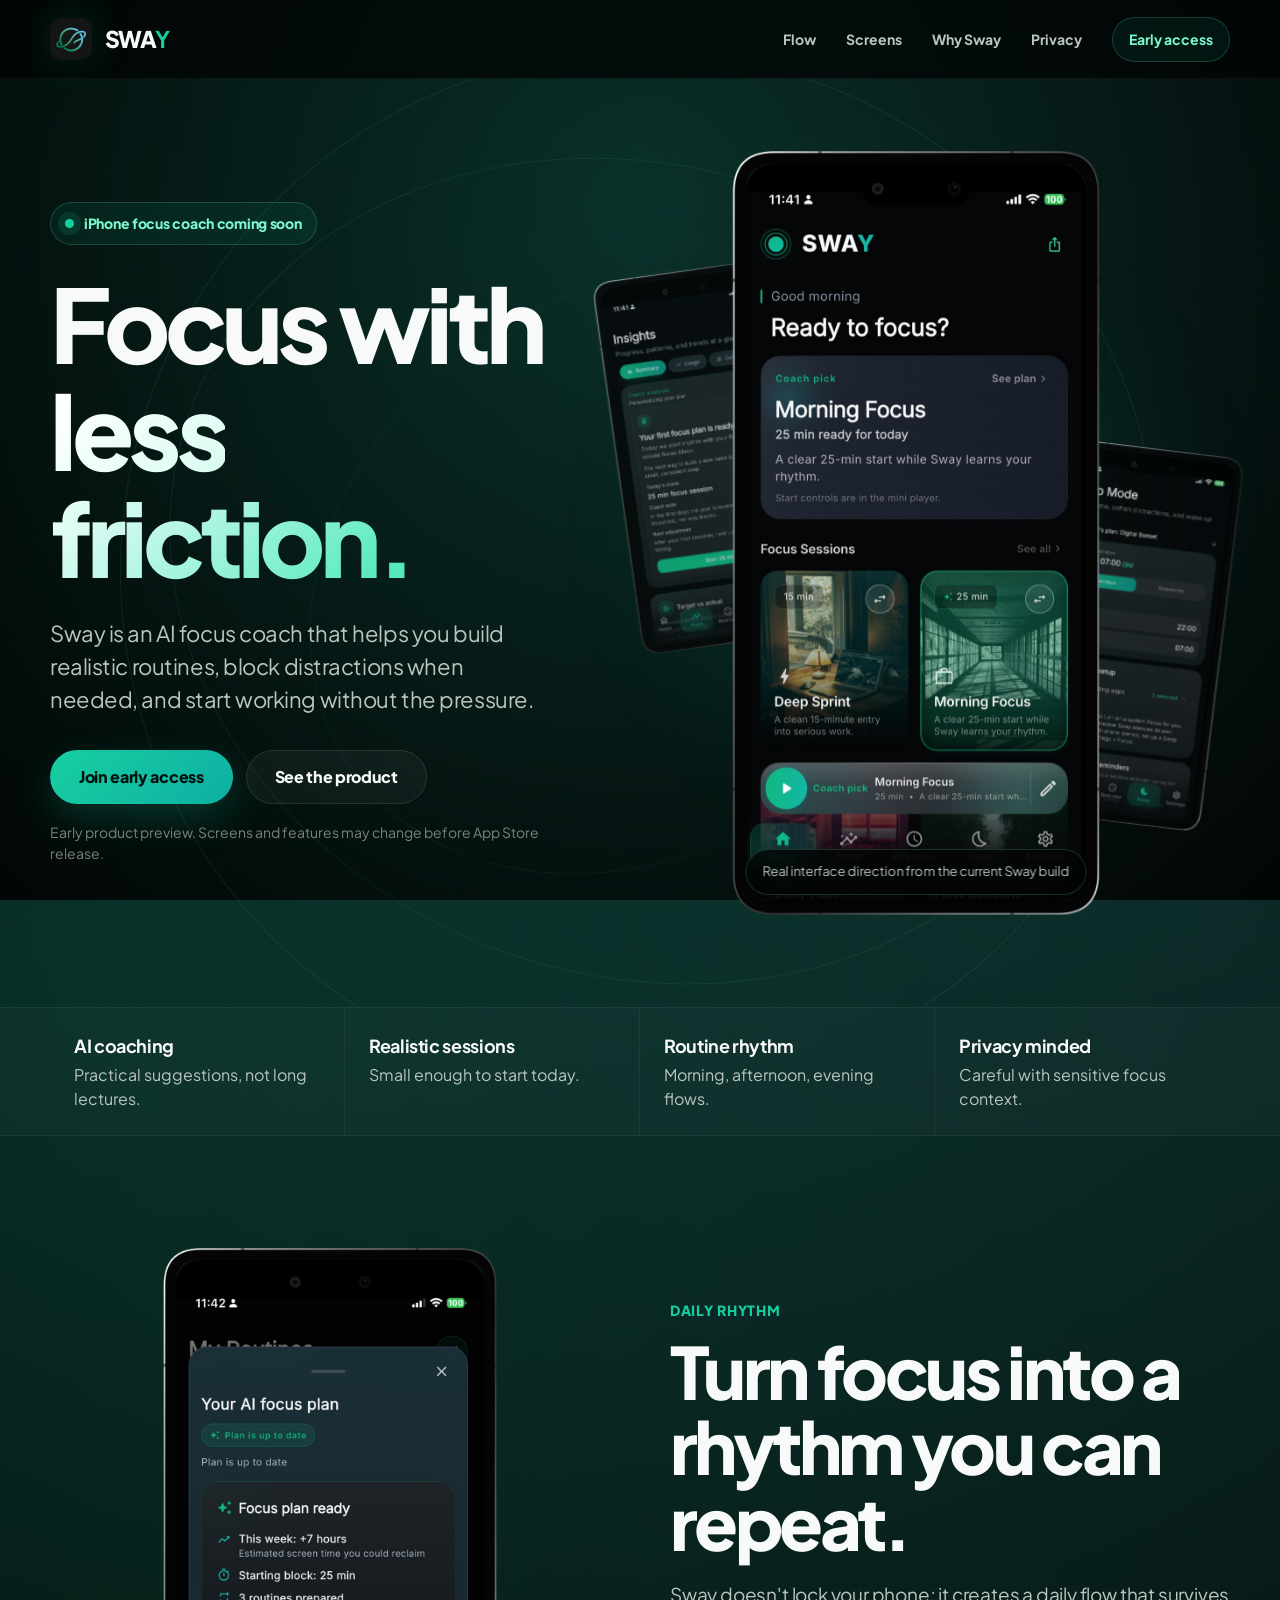
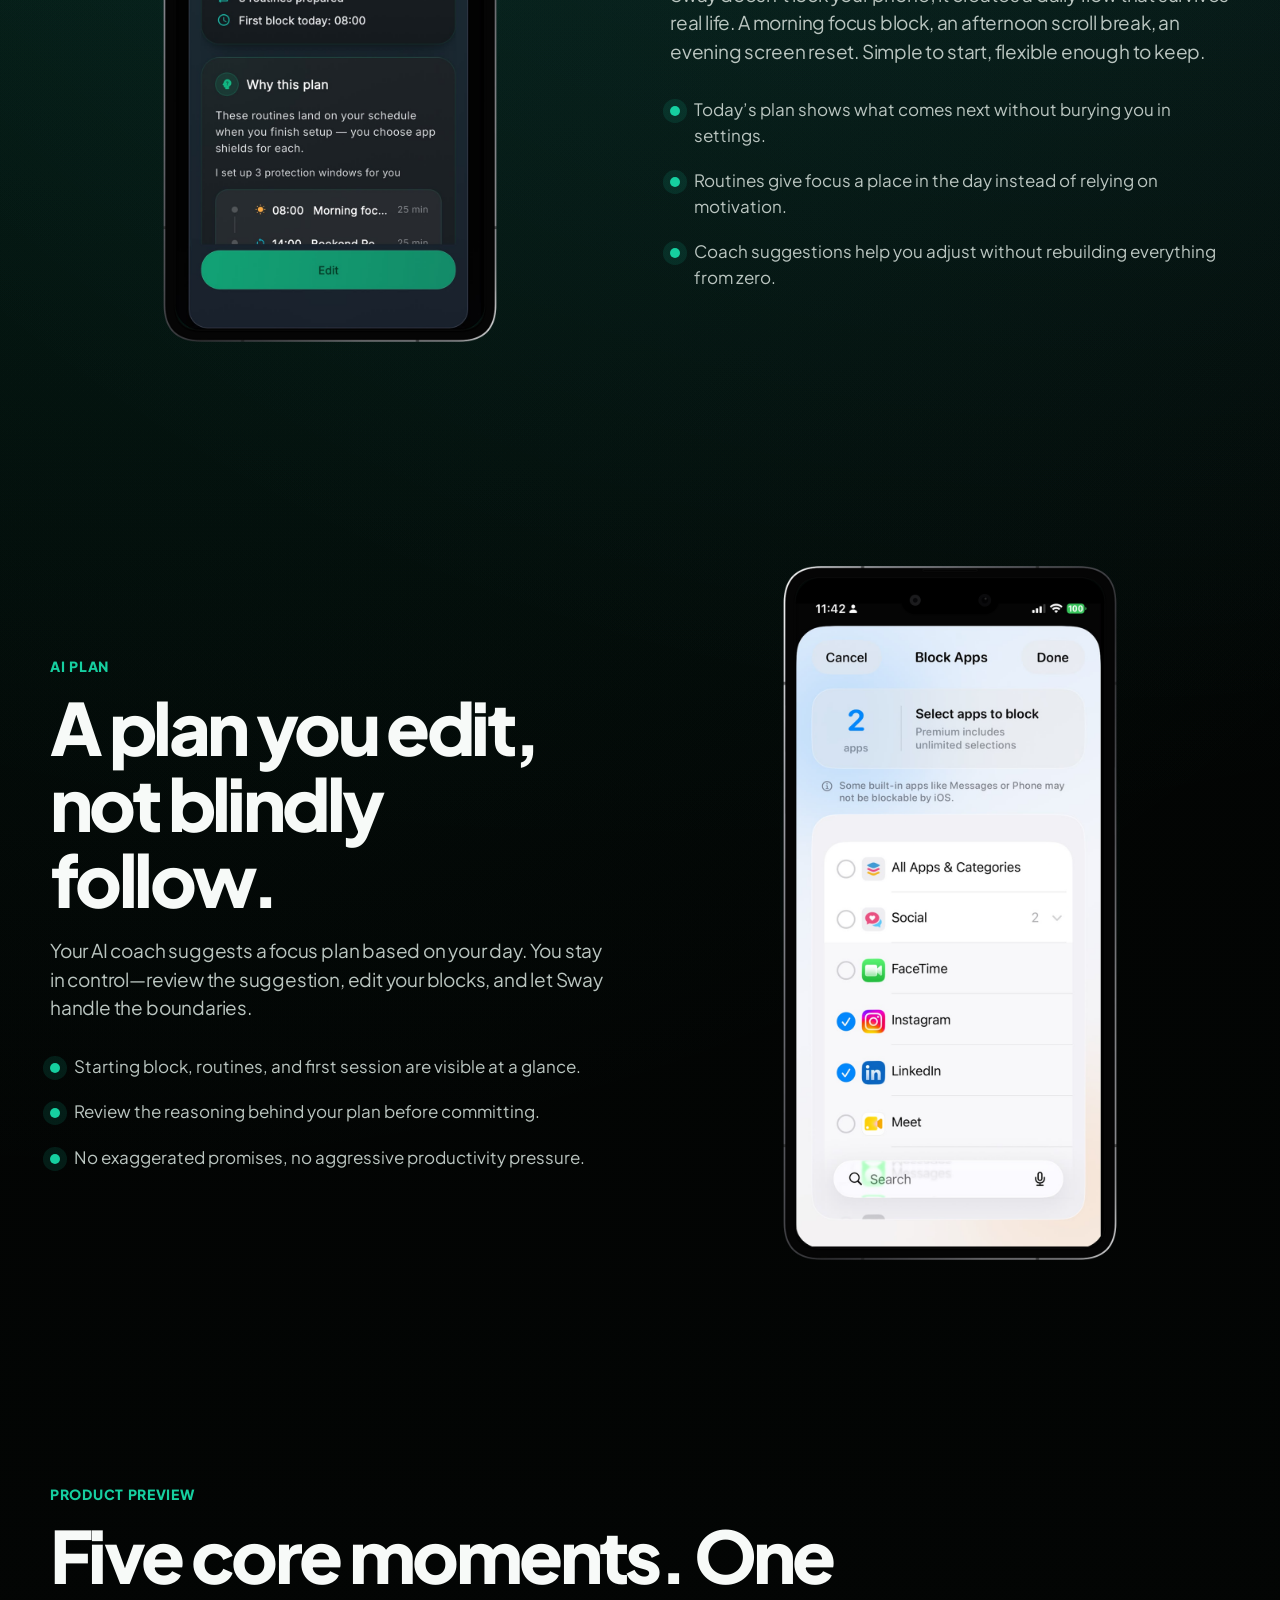
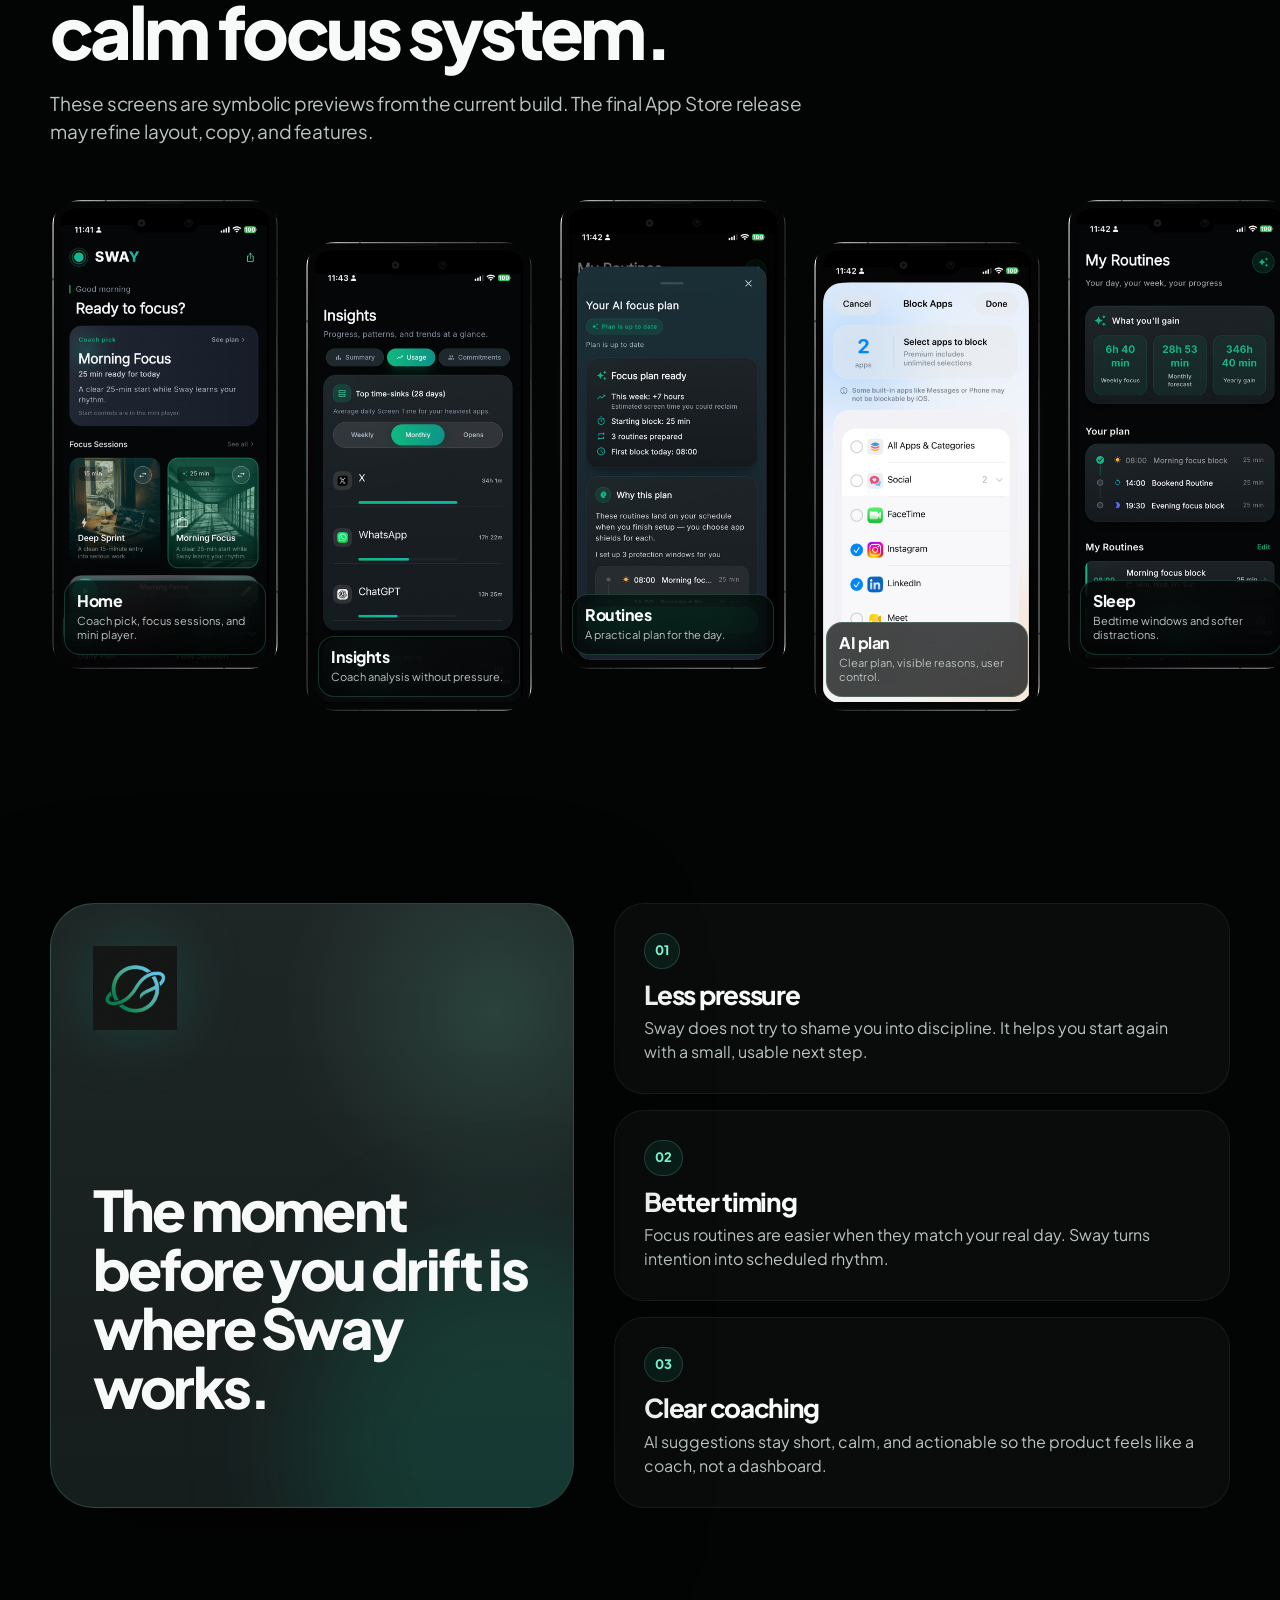
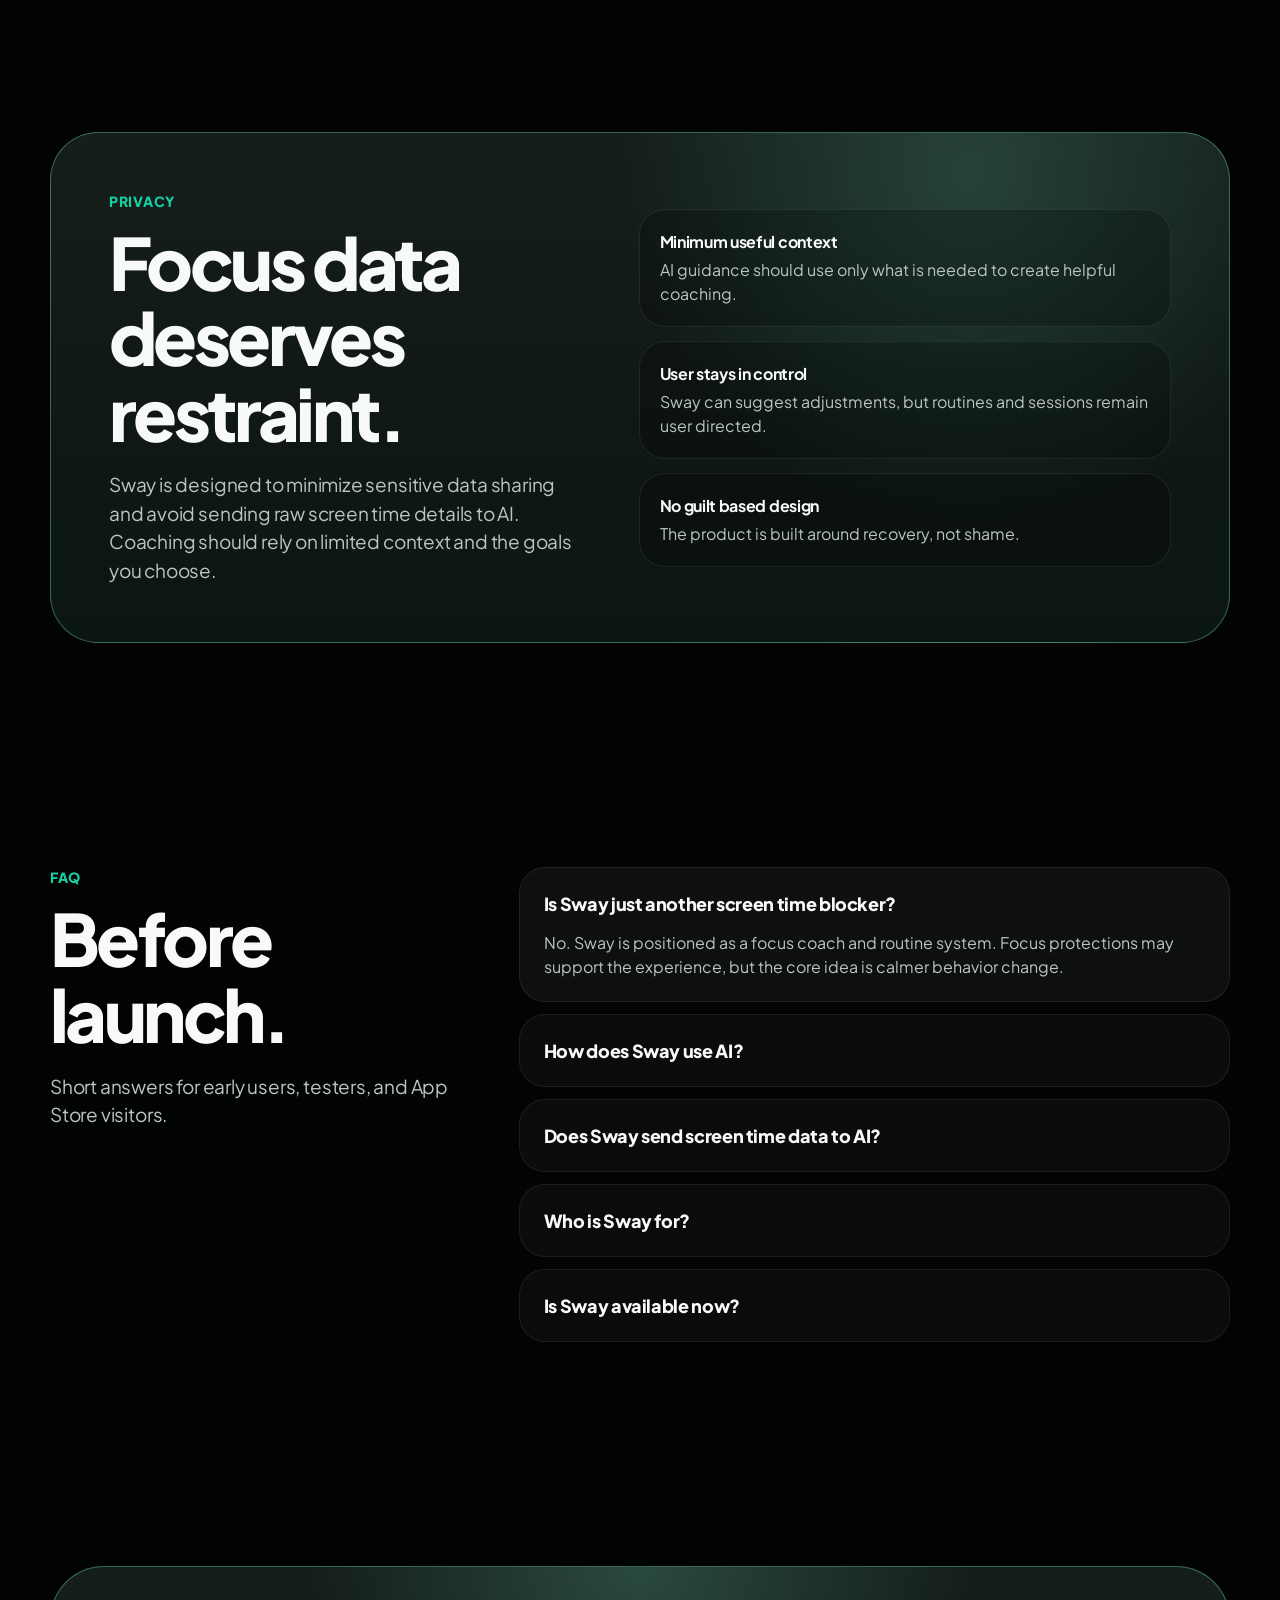
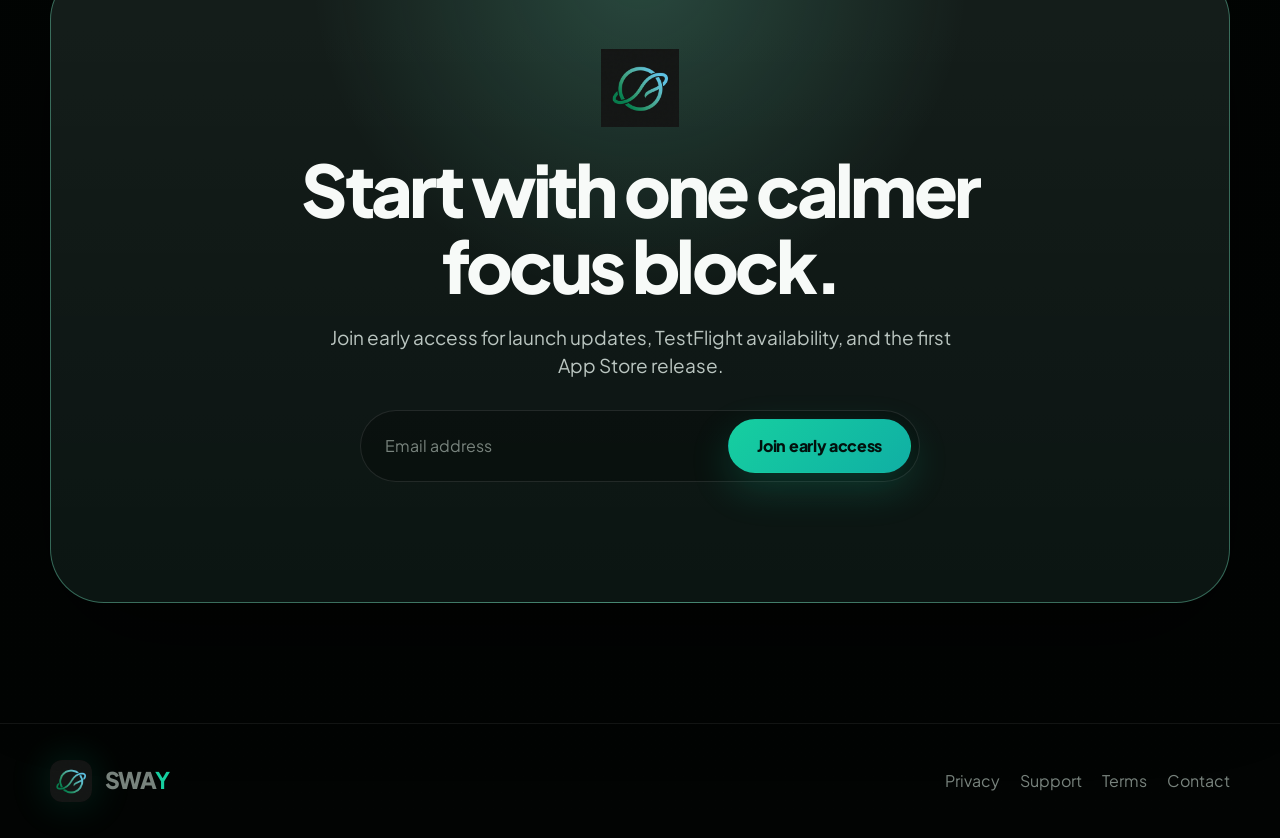
<file: index.html>
<!DOCTYPE html>
<html lang="en">
<head>
  <meta charset="UTF-8" />
  <meta name="viewport" content="width=device-width, initial-scale=1.0" />
  <title>Sway Focus — Focus with less friction</title>
  <meta name="description" content="Sway is an AI guided focus coach that helps you build realistic routines, reduce phone distraction, and start again without pressure." />
  <meta name="theme-color" content="#020403" />
  <meta name="robots" content="index, follow" />
  <link rel="icon" type="image/png" href="assets/favicon.png" />
  <link rel="apple-touch-icon" href="assets/app-icon.png" />
  <link rel="canonical" href="https://swayfocus.com/" />
  
  <!-- Premium Google Fonts -->
  <link rel="preconnect" href="https://fonts.googleapis.com">
  <link rel="preconnect" href="https://fonts.gstatic.com" crossorigin>
  <link href="https://fonts.googleapis.com/css2?family=Plus+Jakarta+Sans:ital,wght@0,300;0,400;0,500;0,600;0,700;0,800;1,300;1,400;1,500;1,600;1,700;1,800&display=swap" rel="stylesheet">
  
  <link rel="stylesheet" href="styles.css" />
  
  <!-- Open Graph -->
  <meta property="og:title" content="Sway Focus — Focus with less friction" />
  <meta property="og:description" content="AI guided routines for calmer screen time." />
  <meta property="og:image" content="https://swayfocus.com/assets/og-image.png" />
  <meta property="og:url" content="https://swayfocus.com/" />
  <meta property="og:type" content="website" />
  
  <!-- Twitter -->
  <meta name="twitter:card" content="summary_large_image" />
  <meta name="twitter:title" content="Sway Focus — Focus with less friction" />
  <meta name="twitter:description" content="AI guided routines for calmer screen time." />
  <meta name="twitter:image" content="https://swayfocus.com/assets/og-image.png" />
</head>
<body>
  <div class="site">
    <!-- Navbar -->
    <nav class="nav" aria-label="Primary navigation">
      <div class="container nav-inner">
        <a href="/" class="logo" aria-label="Sway home">
          <img src="assets/app-icon.png" alt="Sway app icon" />
          <span>SWA<b>Y</b></span>
        </a>
        <div class="nav-links">
          <a href="#flow">Flow</a>
          <a href="#screens">Screens</a>
          <a href="#why">Why Sway</a>
          <a href="#privacy">Privacy</a>
          <a class="nav-pill" href="#early-access">Early access</a>
        </div>
      </div>
    </nav>

    <main>
      <!-- Hero Section -->
      <header class="hero">
        <div class="orbit" aria-hidden="true"></div>
        <div class="container hero-grid">
          <div class="reveal">
            <div class="eyebrow">
              <span class="dot"></span>iPhone focus coach coming soon
            </div>
            <h1>Focus with <span class="glow-text">less friction.</span></h1>
            <p class="hero-copy">
              Sway is an AI focus coach that helps you build realistic routines, block distractions when needed, and start working without the pressure.
            </p>
            <div class="actions">
              <a class="btn btn-primary" href="#early-access">Join early access</a>
              <a class="btn btn-secondary" href="#screens">See the product</a>
            </div>
            <div class="note">Early product preview. Screens and features may change before App Store release.</div>
          </div>
          <div class="hero-visual reveal" aria-label="Sway app screenshots">
            <div class="visual-glow"></div>
            <div class="side-phone side-left" aria-hidden="true">
              <div class="phone-glare"></div>
              <img src="assets/app-store-mockup-6-1290x2796.png" alt="Insights screenshot" />
            </div>
            <div class="phone">
              <div class="phone-glare"></div>
              <img src="assets/app-store-mockup-1-1290x2796 (1).png" alt="Sway home screen preview with focus coach and session cards" />
            </div>
            <div class="side-phone side-right" aria-hidden="true">
              <div class="phone-glare"></div>
              <img src="assets/app-store-mockup-7-1290x2796.png" alt="Routines screenshot" />
            </div>
            <div class="hero-badge">Real interface direction from the current Sway build</div>
          </div>
        </div>
      </header>

      <!-- Principles Strip -->
      <div class="strip" aria-label="Sway product principles">
        <div class="container strip-inner">
          <div class="strip-item">
            <strong>AI coaching</strong>Practical suggestions, not long lectures.
          </div>
          <div class="strip-item">
            <strong>Realistic sessions</strong>Small enough to start today.
          </div>
          <div class="strip-item">
            <strong>Routine rhythm</strong>Morning, afternoon, evening flows.
          </div>
          <div class="strip-item">
            <strong>Privacy minded</strong>Careful with sensitive focus context.
          </div>
        </div>
      </div>

      <!-- Feature Section: Daily Rhythm -->
      <section id="flow">
        <div class="container editorial reveal">
          <div class="editorial-media">
            <div class="editorial-phone">
              <div class="phone-glare"></div>
              <img src="assets/app-store-mockup-2-1290x2796 (1).png" alt="Sway routines screen with plan and routine cards" />
            </div>
          </div>
          <div class="editorial-copy">
            <div class="kicker">Daily rhythm</div>
            <h2>Turn focus into a rhythm you can repeat.</h2>
            <p class="section-copy">
              Sway doesn't lock your phone; it creates a daily flow that survives real life. A morning focus block, an afternoon scroll break, an evening screen reset. Simple to start, flexible enough to keep.
            </p>
            <div class="copy-list">
              <div class="copy-line">Today’s plan shows what comes next without burying you in settings.</div>
              <div class="copy-line">Routines give focus a place in the day instead of relying on motivation.</div>
              <div class="copy-line">Coach suggestions help you adjust without rebuilding everything from zero.</div>
            </div>
          </div>
        </div>
      </section>

      <!-- Feature Section: AI Plan -->
      <section>
        <div class="container editorial reveal">
          <div class="editorial-copy order-first">
            <div class="kicker">AI plan</div>
            <h2>A plan you edit, not blindly follow.</h2>
            <p class="section-copy">
              Your AI coach suggests a focus plan based on your day. You stay in control—review the suggestion, edit your blocks, and let Sway handle the boundaries.
            </p>
            <div class="copy-list">
              <div class="copy-line">Starting block, routines, and first session are visible at a glance.</div>
              <div class="copy-line">Review the reasoning behind your plan before committing.</div>
              <div class="copy-line">No exaggerated promises, no aggressive productivity pressure.</div>
            </div>
          </div>
          <div class="editorial-media alt">
            <div class="editorial-phone">
              <div class="phone-glare"></div>
              <img src="assets/app-store-mockup-3-1290x2796 (1).png" alt="Sway AI focus plan sheet preview" />
            </div>
          </div>
        </div>
      </section>

      <!-- Product Preview Gallery -->
      <section id="screens">
        <div class="container reveal">
          <div class="section-head">
            <div class="kicker">Product preview</div>
            <h2>Five core moments. One calm focus system.</h2>
            <p class="section-copy">
              These screens are symbolic previews from the current build. The final App Store release may refine layout, copy, and features.
            </p>
          </div>
          <div class="gallery-wrap">
            <div class="screens">
              <article class="screen-tile">
                <div class="phone-glare"></div>
                <img src="assets/app-store-mockup-1-1290x2796 (1).png" alt="Sway home screen preview" />
                <div class="screen-caption">
                  <h3>Home</h3>
                  <p>Coach pick, focus sessions, and mini player.</p>
                </div>
              </article>
              <article class="screen-tile">
                <div class="phone-glare"></div>
                <img src="assets/app-store-mockup-4-1290x2796.png" alt="Sway insights screen preview" />
                <div class="screen-caption">
                  <h3>Insights</h3>
                  <p>Coach analysis without pressure.</p>
                </div>
              </article>
              <article class="screen-tile">
                <div class="phone-glare"></div>
                <img src="assets/app-store-mockup-2-1290x2796 (1).png" alt="Sway routines screen preview" />
                <div class="screen-caption">
                  <h3>Routines</h3>
                  <p>A practical plan for the day.</p>
                </div>
              </article>
              <article class="screen-tile">
                <div class="phone-glare"></div>
                <img src="assets/app-store-mockup-3-1290x2796 (1).png" alt="Sway AI focus plan preview" />
                <div class="screen-caption">
                  <h3>AI plan</h3>
                  <p>Clear plan, visible reasons, user control.</p>
                </div>
              </article>
              <article class="screen-tile">
                <div class="phone-glare"></div>
                <img src="assets/app-store-mockup-5-1290x2796 (1).png" alt="Sway sleep mode screen preview" />
                <div class="screen-caption">
                  <h3>Sleep</h3>
                  <p>Bedtime windows and softer distractions.</p>
                </div>
              </article>
            </div>
          </div>
        </div>
      </section>

      <!-- Statement / Why Sway -->
      <section id="why">
        <div class="container statement reveal">
          <div class="statement-card">
            <img src="assets/app-icon.png" alt="Sway Logo" />
            <h3>The moment before you drift is where Sway works.</h3>
          </div>
          <div class="explain">
            <article class="explain-row">
              <span>01</span>
              <h3>Less pressure</h3>
              <p>Sway does not try to shame you into discipline. It helps you start again with a small, usable next step.</p>
            </article>
            <article class="explain-row">
              <span>02</span>
              <h3>Better timing</h3>
              <p>Focus routines are easier when they match your real day. Sway turns intention into scheduled rhythm.</p>
            </article>
            <article class="explain-row">
              <span>03</span>
              <h3>Clear coaching</h3>
              <p>AI suggestions stay short, calm, and actionable so the product feels like a coach, not a dashboard.</p>
            </article>
          </div>
        </div>
      </section>

      <!-- Privacy -->
      <section id="privacy">
        <div class="container reveal">
          <div class="privacy-panel">
            <div class="privacy-grid">
              <div>
                <div class="kicker">Privacy</div>
                <h2>Focus data deserves restraint.</h2>
                <p class="section-copy">
                  Sway is designed to minimize sensitive data sharing and avoid sending raw screen time details to AI. Coaching should rely on limited context and the goals you choose.
                </p>
              </div>
              <div class="privacy-list">
                <div class="privacy-item">
                  <strong>Minimum useful context</strong>AI guidance should use only what is needed to create helpful coaching.
                </div>
                <div class="privacy-item">
                  <strong>User stays in control</strong>Sway can suggest adjustments, but routines and sessions remain user directed.
                </div>
                <div class="privacy-item">
                  <strong>No guilt based design</strong>The product is built around recovery, not shame.
                </div>
              </div>
            </div>
          </div>
        </div>
      </section>

      <!-- FAQ -->
      <section id="faq">
        <div class="container faq reveal">
          <div class="section-head">
            <div class="kicker">FAQ</div>
            <h2>Before launch.</h2>
            <p class="section-copy">
              Short answers for early users, testers, and App Store visitors.
            </p>
          </div>
          <div class="faq-list">
            <details open>
              <summary>Is Sway just another screen time blocker?</summary>
              <p>No. Sway is positioned as a focus coach and routine system. Focus protections may support the experience, but the core idea is calmer behavior change.</p>
            </details>
            <details>
              <summary>How does Sway use AI?</summary>
              <p>Sway uses AI to create coaching suggestions, starter plans, routine adjustments, and simple explanations that help users take the next focus step.</p>
            </details>
            <details>
              <summary>Does Sway send screen time data to AI?</summary>
              <p>Sway is designed to avoid sending raw screen time details to AI. Coaching should use limited context and the goals or choices provided by the user.</p>
            </details>
            <details>
              <summary>Who is Sway for?</summary>
              <p>Sway is for students, makers, developers, remote workers, and anyone trying to rebuild focus routines without pressure.</p>
            </details>
            <details>
              <summary>Is Sway available now?</summary>
              <p>Sway is being prepared for release. Join early access to hear about TestFlight and App Store availability.</p>
            </details>
          </div>
        </div>
      </section>

      <!-- CTA waitlist -->
      <section class="cta" id="early-access">
        <div class="container reveal">
          <div class="cta-panel">
            <img src="assets/app-icon.png" alt="Sway app icon" />
            <h2>Start with one calmer focus block.</h2>
            <p>Join early access for launch updates, TestFlight availability, and the first App Store release.</p>
            <form class="waitlist" id="waitlist">
              <input type="email" placeholder="Email address" aria-label="Email address" required />
              <button class="btn btn-primary" type="submit">Join early access</button>
            </form>
            <div class="form-msg" id="formMsg">Preview only. Connect this form before collecting real emails.</div>
          </div>
        </div>
      </section>
    </main>

    <!-- Footer -->
    <footer class="footer">
      <div class="container footer-inner">
        <a href="/" class="logo">
          <img src="assets/app-icon.png" alt="Sway app icon" />
          <span>SWA<b>Y</b></span>
        </a>
        <div class="footer-links">
          <a href="privacy.html">Privacy</a>
          <a href="support.html">Support</a>
          <a href="terms.html">Terms</a>
          <a href="mailto:hello@swayfocus.com">Contact</a>
        </div>
      </div>
    </footer>
  </div>

  <!-- IntersectionObserver and Form Scripts -->
  <script>
    // Scroll Reveal Animation using IntersectionObserver
    const revealElements = document.querySelectorAll('.reveal');
    const revealOnScroll = new IntersectionObserver((entries, observer) => {
      entries.forEach(entry => {
        if (entry.isIntersecting) {
          entry.target.classList.add('active');
          observer.unobserve(entry.target); // Trigger animation once
        }
      });
    }, {
      threshold: 0.1,
      rootMargin: "0px 0px -40px 0px"
    });

    revealElements.forEach(el => revealOnScroll.observe(el));

    // Waitlist Form Script
    const form = document.getElementById("waitlist");
    const msg = document.getElementById("formMsg");
    form.addEventListener("submit", function(event) {
      event.preventDefault();
      msg.classList.add("visible");
      form.reset();
    });
  </script>
</body>
</html>
</file>
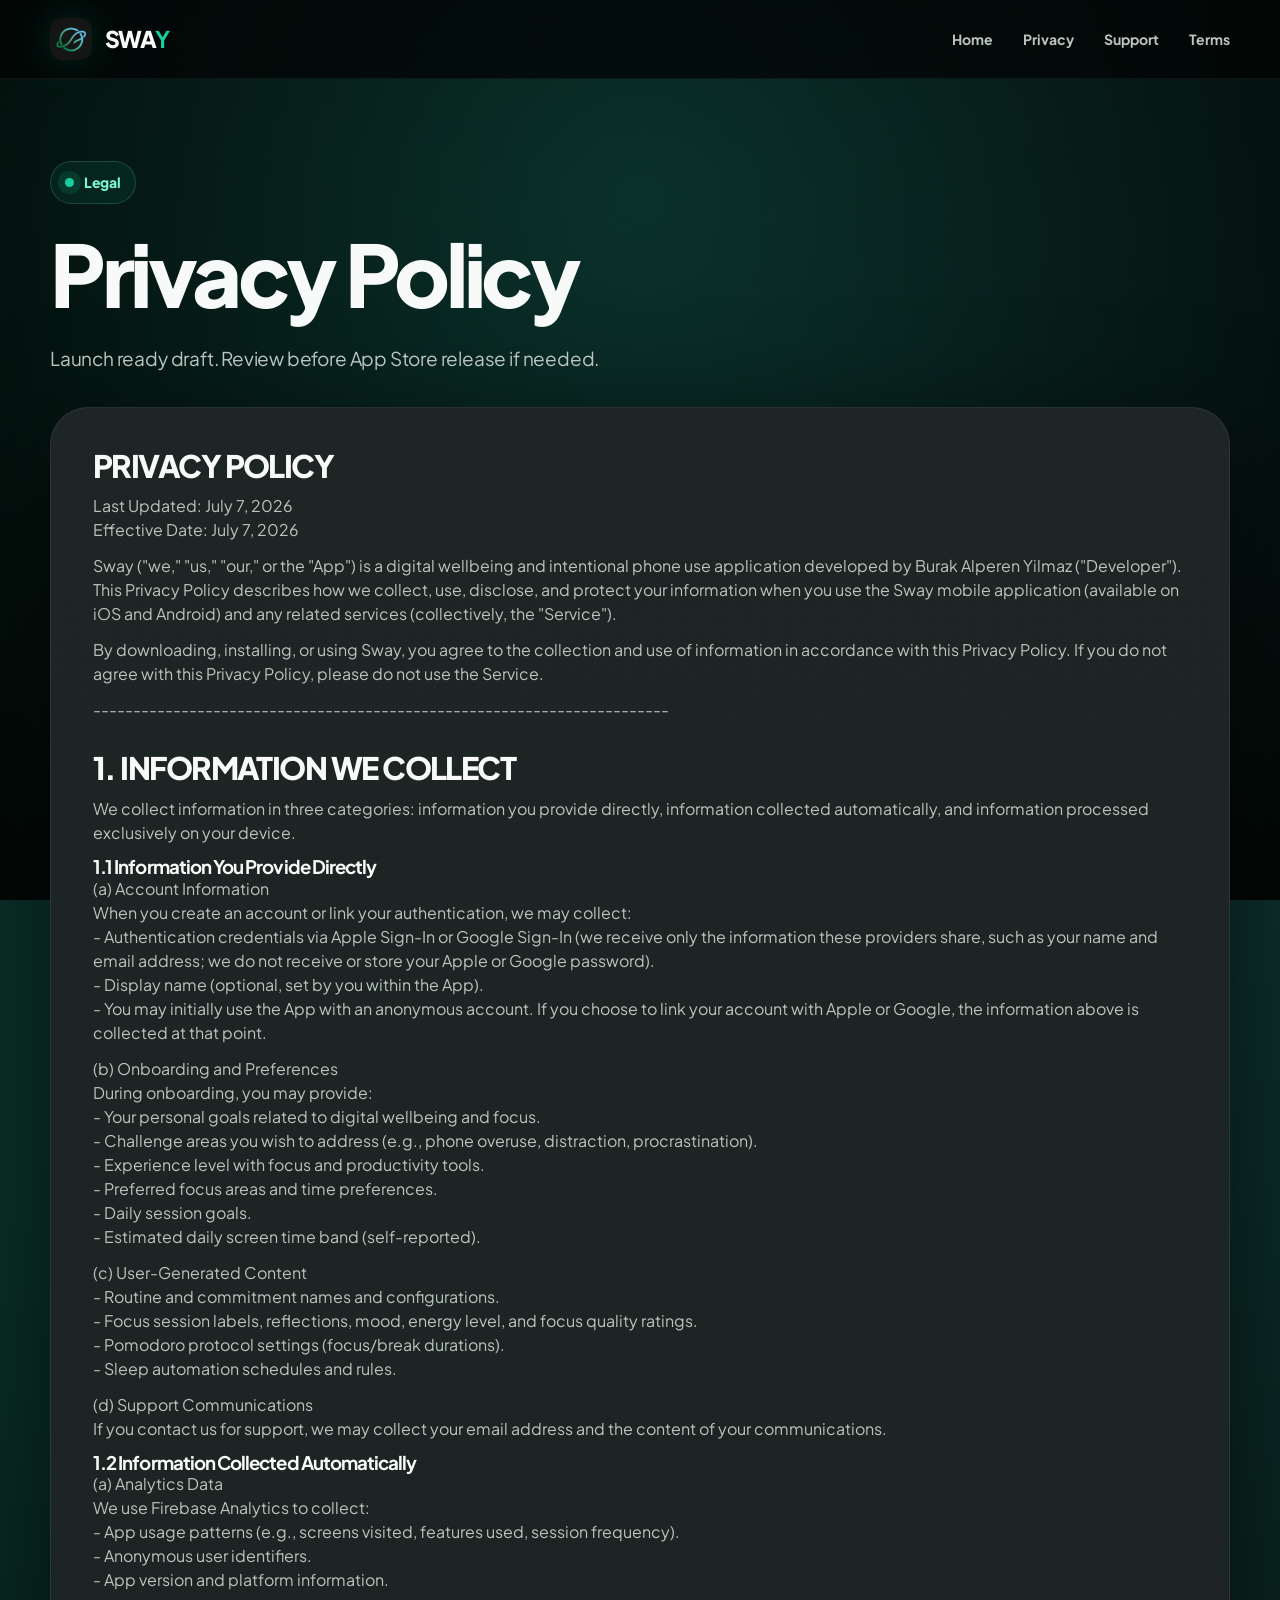
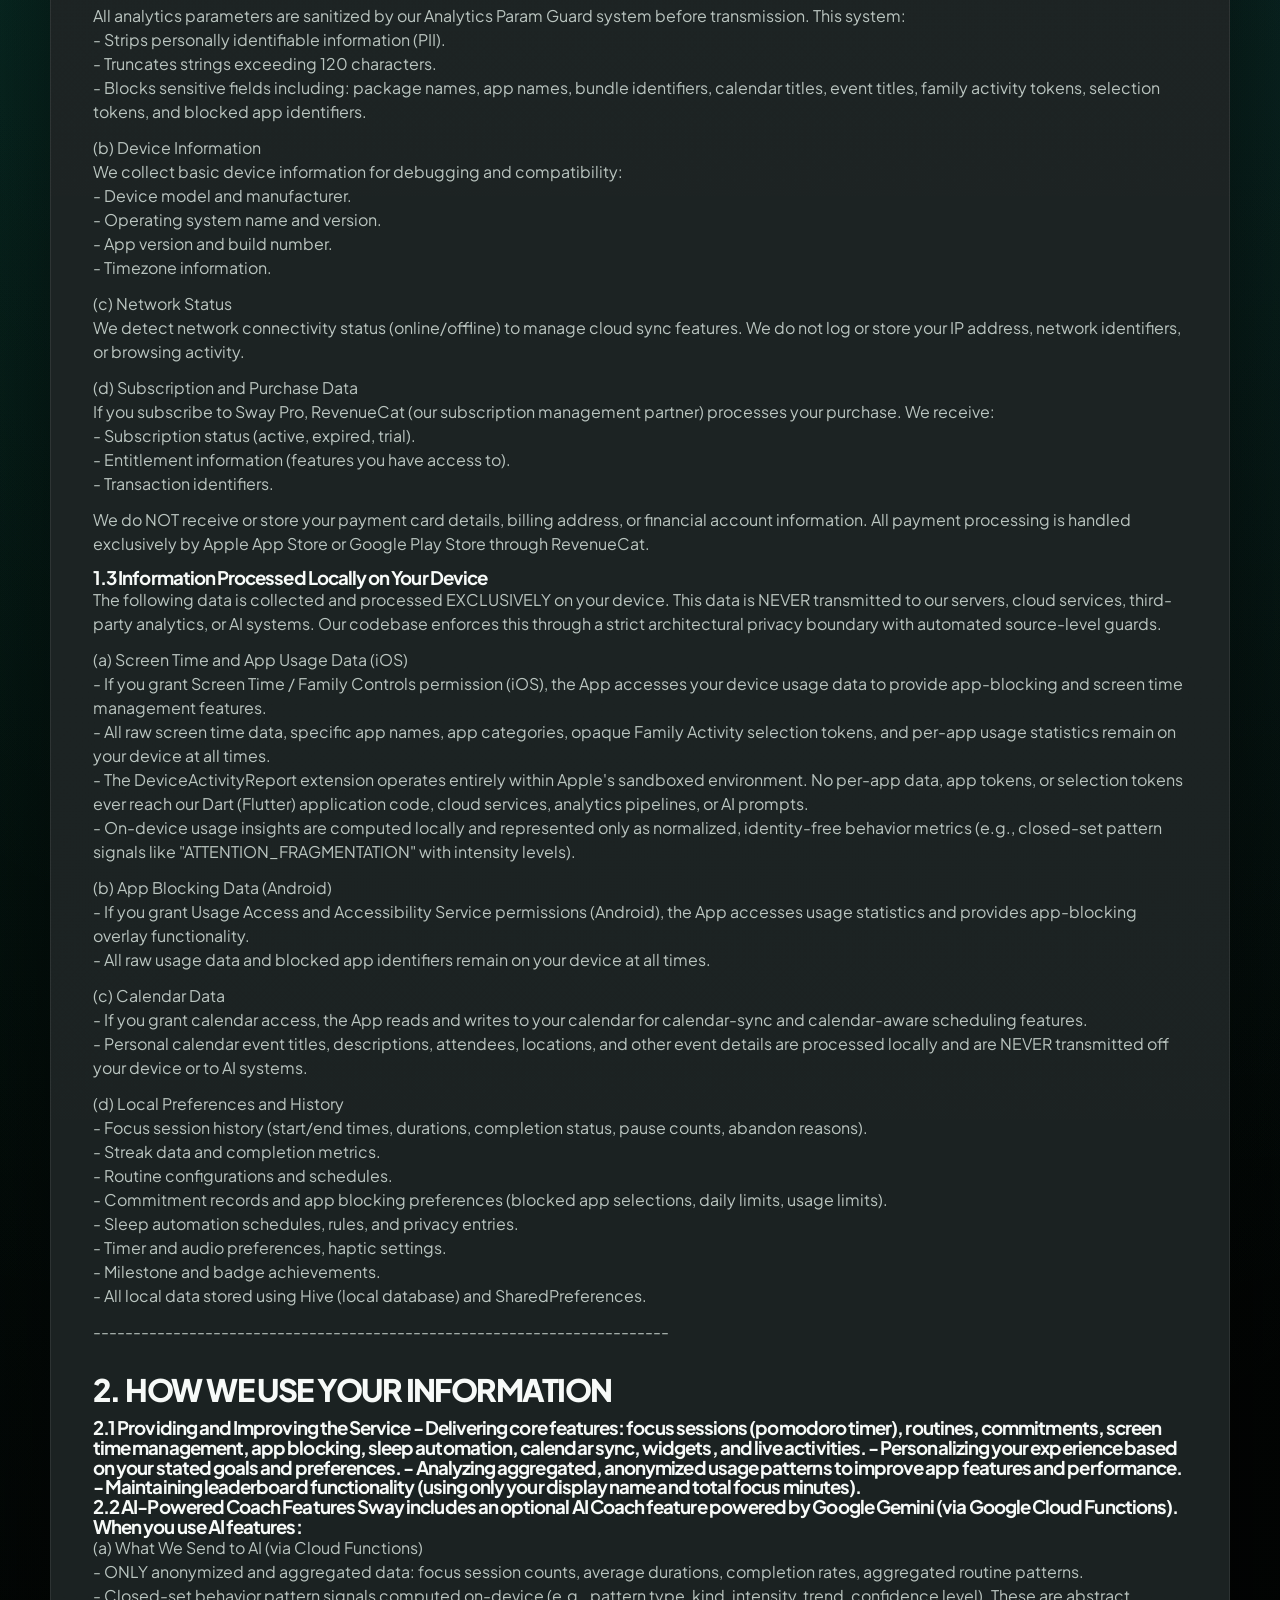
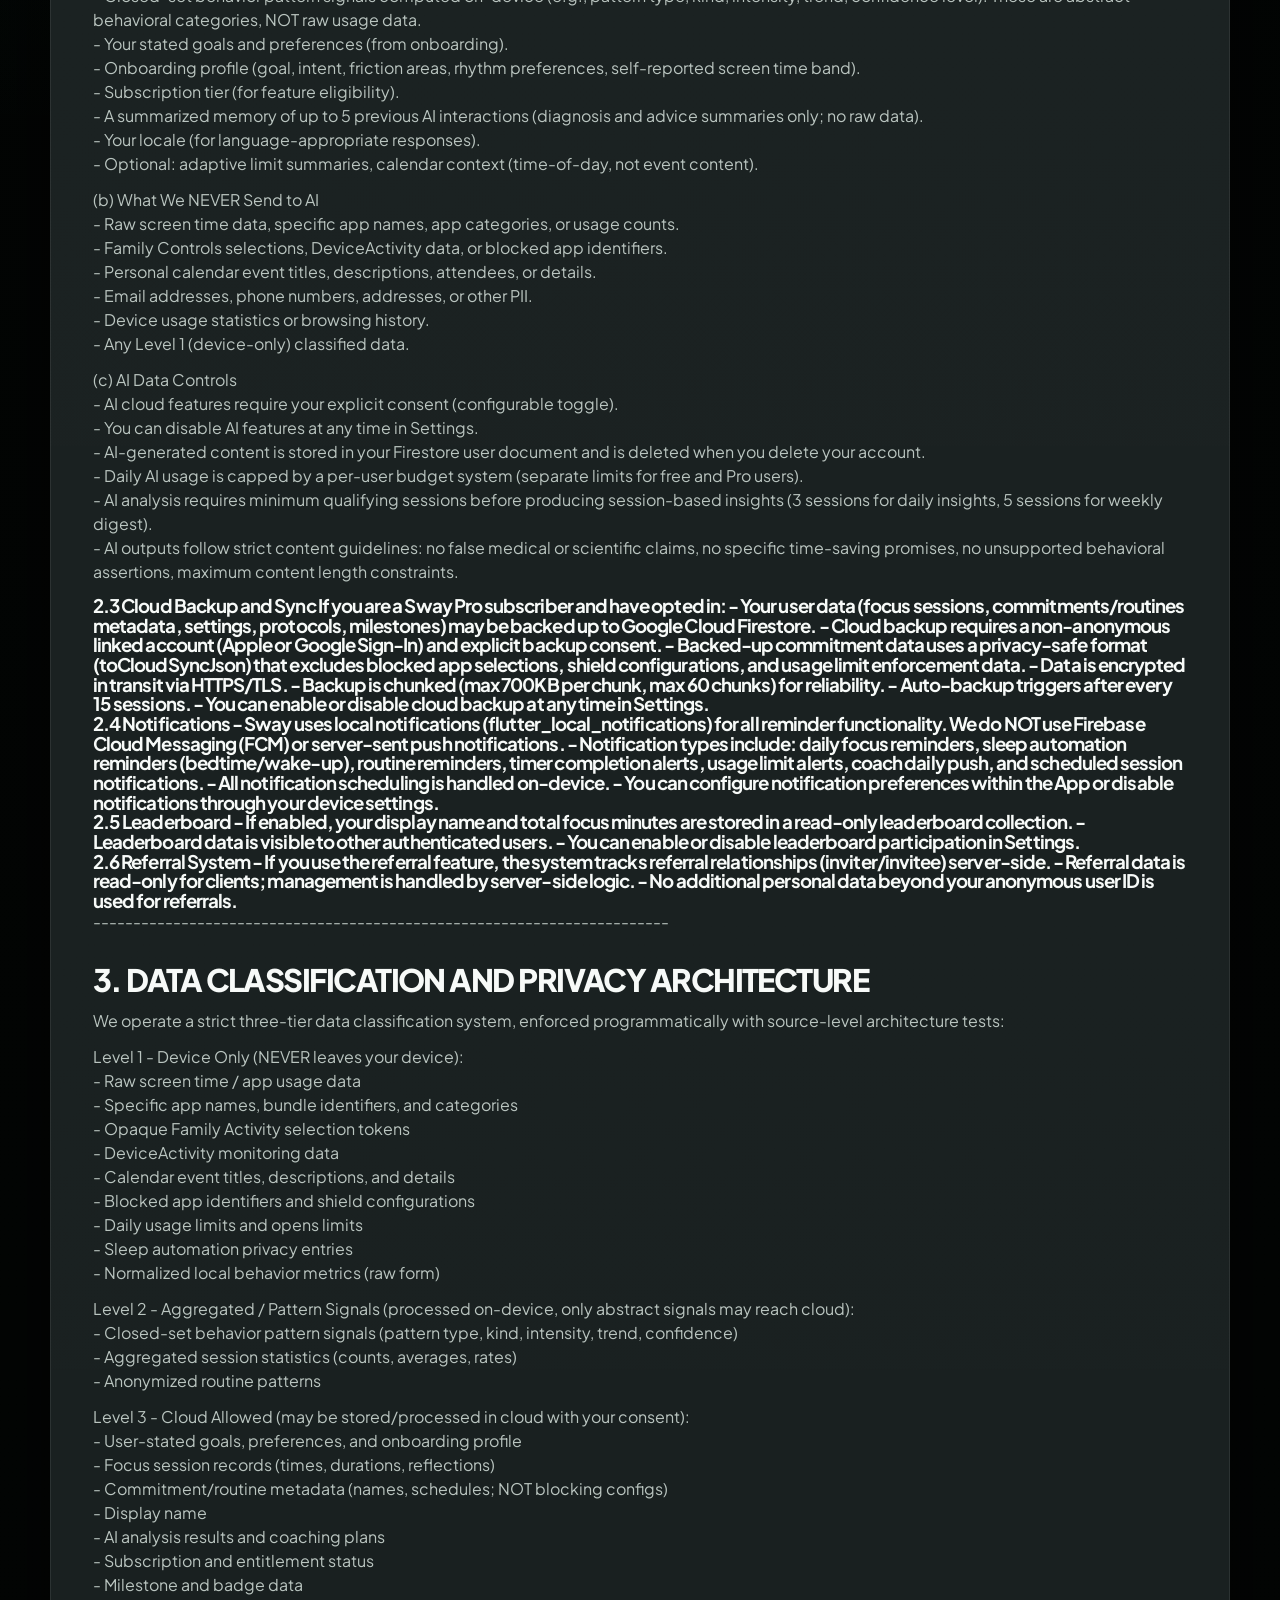
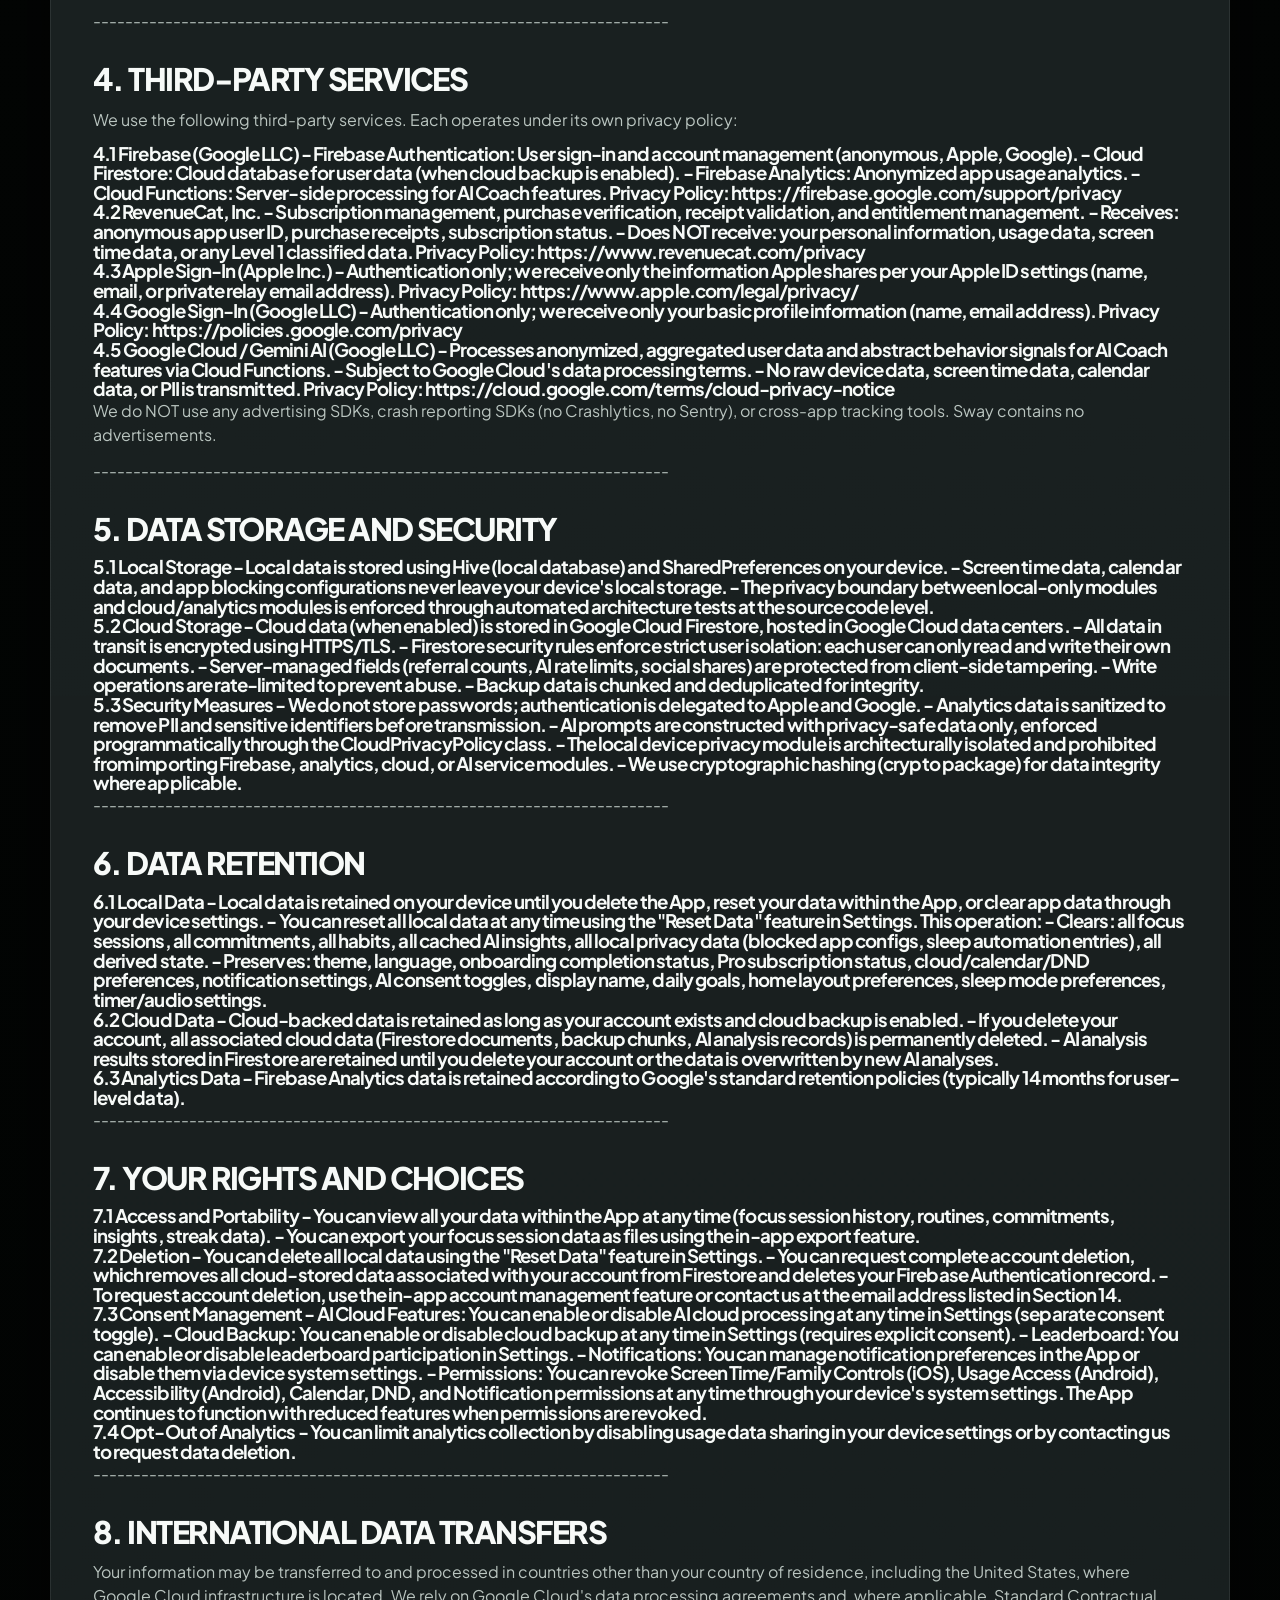
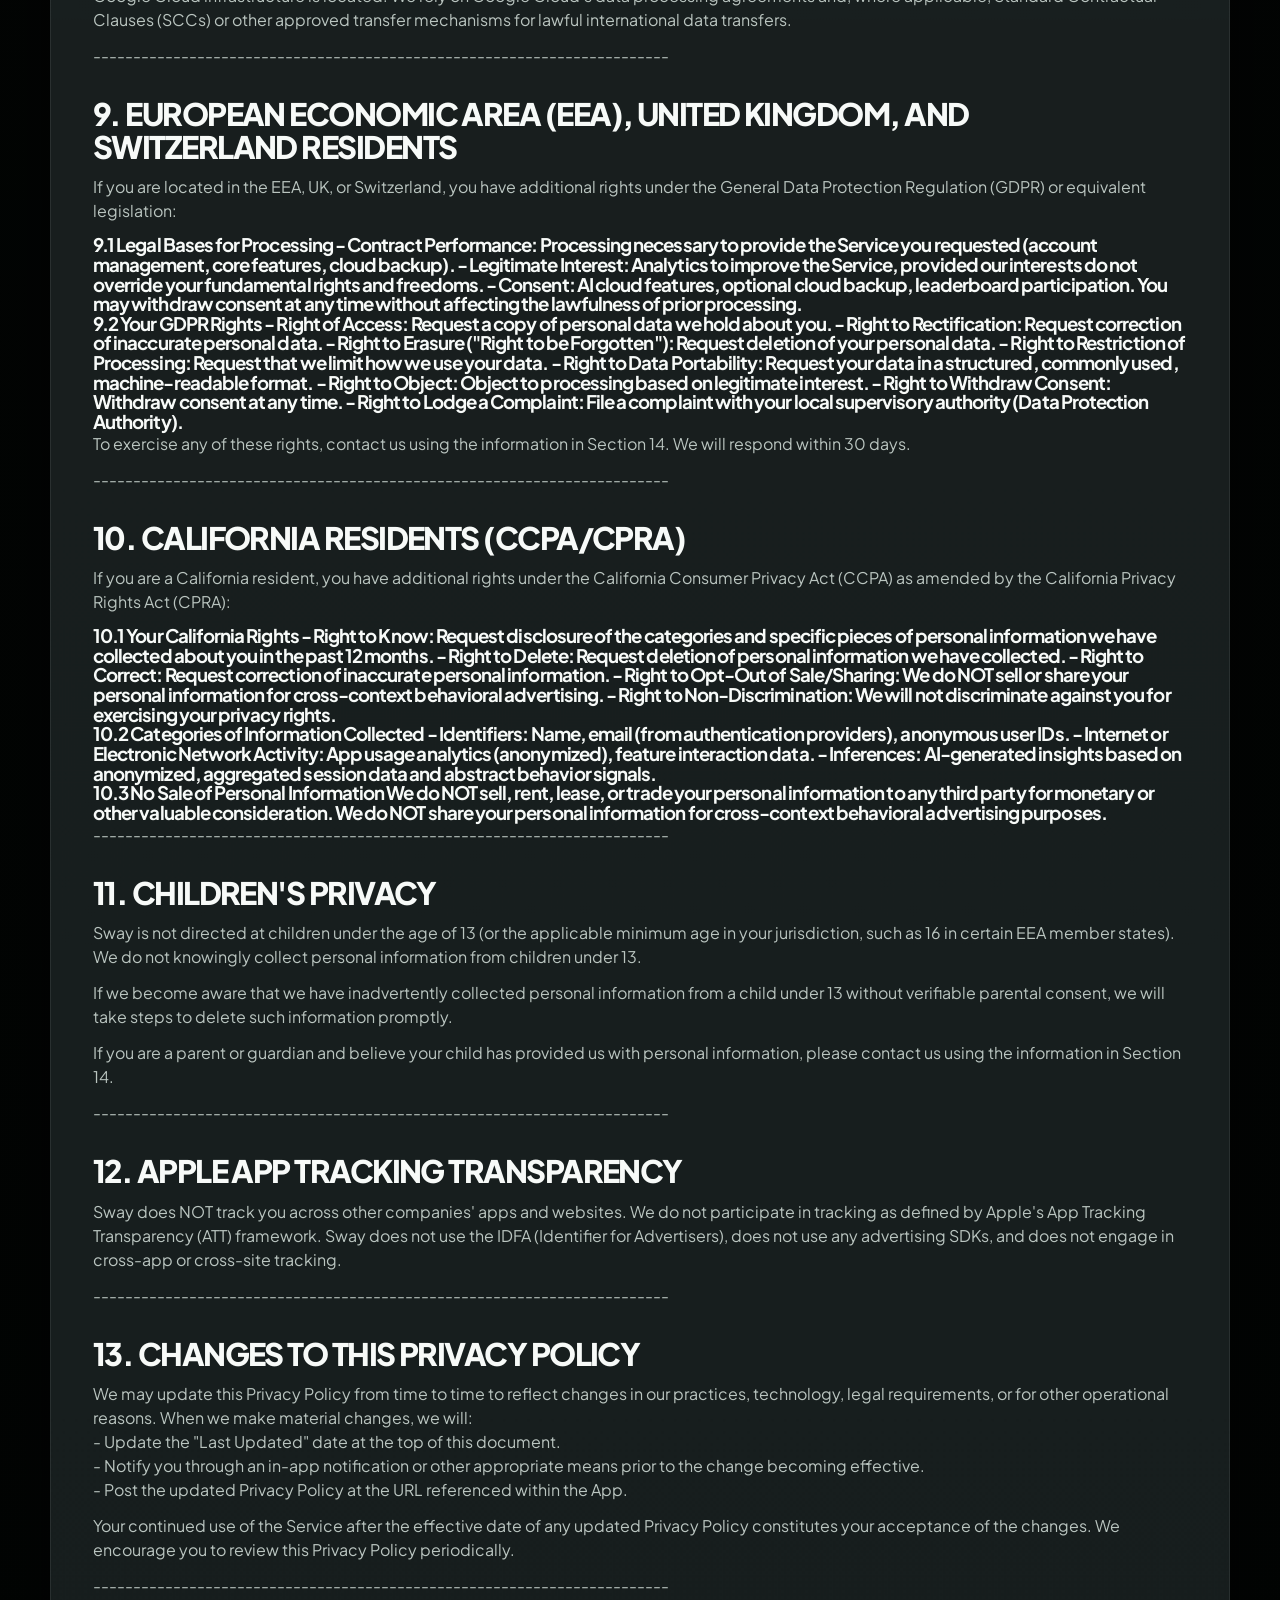
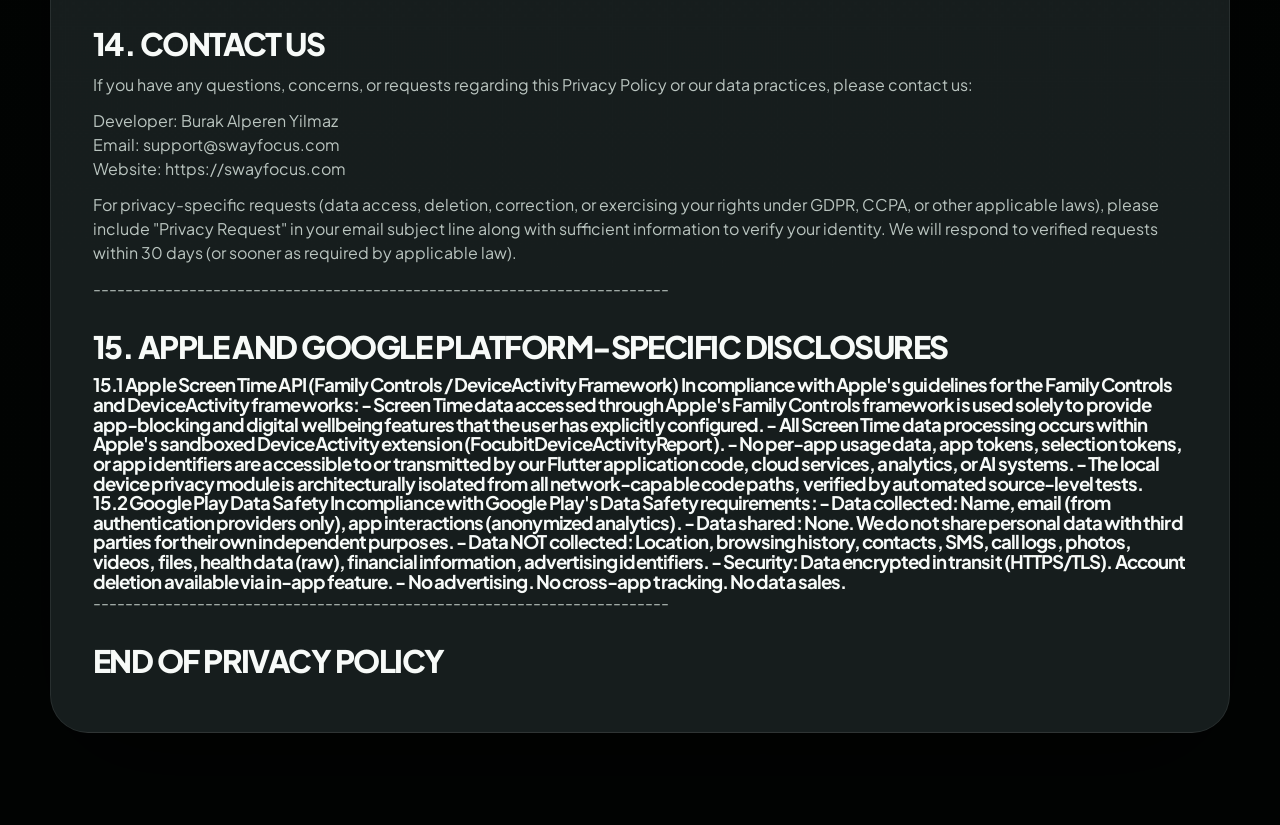
<file: privacy.html>
<!DOCTYPE html><html lang="en"><head><meta charset="UTF-8"/><meta name="viewport" content="width=device-width, initial-scale=1.0"/><title>Privacy Policy — Sway Focus</title><meta name="description" content="Privacy Policy for Sway Focus."/><meta name="robots" content="index, follow"/><link rel="icon" type="image/png" href="assets/favicon.png"/><link rel="apple-touch-icon" href="assets/app-icon.png"/><link rel="canonical" href="https://swayfocus.com/privacy.html"/><link rel="stylesheet" href="styles.css"/></head><body><div class="site"><nav class="nav"><div class="container nav-inner"><a href="/" class="logo"><img src="assets/app-icon.png" alt="Sway app icon"/><span>SWA<b>Y</b></span></a><div class="nav-links"><a href="/">Home</a><a href="privacy.html">Privacy</a><a href="support.html">Support</a><a href="terms.html">Terms</a></div></div></nav><main><section class="legal-hero"><div class="container"><div class="eyebrow"><span class="dot"></span>Legal</div><h1>Privacy Policy</h1><p class="section-copy">Launch ready draft. Review before App Store release if needed.</p></div></section><div class="container"><div class="legal-card">
<h2>PRIVACY POLICY</h2>
<p>Last Updated: July 7, 2026<br>Effective Date: July 7, 2026</p>
<p>Sway ("we," "us," "our," or the "App") is a digital wellbeing and intentional phone use application developed by Burak Alperen Yilmaz ("Developer"). This Privacy Policy describes how we collect, use, disclose, and protect your information when you use the Sway mobile application (available on iOS and Android) and any related services (collectively, the "Service").</p>
<p>By downloading, installing, or using Sway, you agree to the collection and use of information in accordance with this Privacy Policy. If you do not agree with this Privacy Policy, please do not use the Service.</p>
<p>------------------------------------------------------------------------</p>
<h2>1. INFORMATION WE COLLECT</h2>
<p>We collect information in three categories: information you provide directly, information collected automatically, and information processed exclusively on your device.</p>
<h3>1.1 Information You Provide Directly</h3>
<p>(a) Account Information<br>When you create an account or link your authentication, we may collect:<br>- Authentication credentials via Apple Sign-In or Google Sign-In (we receive only the information these providers share, such as your name and email address; we do not receive or store your Apple or Google password).<br>- Display name (optional, set by you within the App).<br>- You may initially use the App with an anonymous account. If you choose to link your account with Apple or Google, the information above is collected at that point.</p>
<p>(b) Onboarding and Preferences<br>During onboarding, you may provide:<br>- Your personal goals related to digital wellbeing and focus.<br>- Challenge areas you wish to address (e.g., phone overuse, distraction, procrastination).<br>- Experience level with focus and productivity tools.<br>- Preferred focus areas and time preferences.<br>- Daily session goals.<br>- Estimated daily screen time band (self-reported).</p>
<p>(c) User-Generated Content<br>- Routine and commitment names and configurations.<br>- Focus session labels, reflections, mood, energy level, and focus quality ratings.<br>- Pomodoro protocol settings (focus/break durations).<br>- Sleep automation schedules and rules.</p>
<p>(d) Support Communications<br>If you contact us for support, we may collect your email address and the content of your communications.</p>
<h3>1.2 Information Collected Automatically</h3>
<p>(a) Analytics Data<br>We use Firebase Analytics to collect:<br>- App usage patterns (e.g., screens visited, features used, session frequency).<br>- Anonymous user identifiers.<br>- App version and platform information.</p>
<p>All analytics parameters are sanitized by our Analytics Param Guard system before transmission. This system:<br>- Strips personally identifiable information (PII).<br>- Truncates strings exceeding 120 characters.<br>- Blocks sensitive fields including: package names, app names, bundle identifiers, calendar titles, event titles, family activity tokens, selection tokens, and blocked app identifiers.</p>
<p>(b) Device Information<br>We collect basic device information for debugging and compatibility:<br>- Device model and manufacturer.<br>- Operating system name and version.<br>- App version and build number.<br>- Timezone information.</p>
<p>(c) Network Status<br>We detect network connectivity status (online/offline) to manage cloud sync features. We do not log or store your IP address, network identifiers, or browsing activity.</p>
<p>(d) Subscription and Purchase Data<br>If you subscribe to Sway Pro, RevenueCat (our subscription management partner) processes your purchase. We receive:<br>- Subscription status (active, expired, trial).<br>- Entitlement information (features you have access to).<br>- Transaction identifiers.</p>
<p>We do NOT receive or store your payment card details, billing address, or financial account information. All payment processing is handled exclusively by Apple App Store or Google Play Store through RevenueCat.</p>
<h3>1.3 Information Processed Locally on Your Device</h3>
<p>The following data is collected and processed EXCLUSIVELY on your device. This data is NEVER transmitted to our servers, cloud services, third-party analytics, or AI systems. Our codebase enforces this through a strict architectural privacy boundary with automated source-level guards.</p>
<p>(a) Screen Time and App Usage Data (iOS)<br>- If you grant Screen Time / Family Controls permission (iOS), the App accesses your device usage data to provide app-blocking and screen time management features.<br>- All raw screen time data, specific app names, app categories, opaque Family Activity selection tokens, and per-app usage statistics remain on your device at all times.<br>- The DeviceActivityReport extension operates entirely within Apple's sandboxed environment. No per-app data, app tokens, or selection tokens ever reach our Dart (Flutter) application code, cloud services, analytics pipelines, or AI prompts.<br>- On-device usage insights are computed locally and represented only as normalized, identity-free behavior metrics (e.g., closed-set pattern signals like "ATTENTION_FRAGMENTATION" with intensity levels).</p>
<p>(b) App Blocking Data (Android)<br>- If you grant Usage Access and Accessibility Service permissions (Android), the App accesses usage statistics and provides app-blocking overlay functionality.<br>- All raw usage data and blocked app identifiers remain on your device at all times.</p>
<p>(c) Calendar Data<br>- If you grant calendar access, the App reads and writes to your calendar for calendar-sync and calendar-aware scheduling features.<br>- Personal calendar event titles, descriptions, attendees, locations, and other event details are processed locally and are NEVER transmitted off your device or to AI systems.</p>
<p>(d) Local Preferences and History<br>- Focus session history (start/end times, durations, completion status, pause counts, abandon reasons).<br>- Streak data and completion metrics.<br>- Routine configurations and schedules.<br>- Commitment records and app blocking preferences (blocked app selections, daily limits, usage limits).<br>- Sleep automation schedules, rules, and privacy entries.<br>- Timer and audio preferences, haptic settings.<br>- Milestone and badge achievements.<br>- All local data stored using Hive (local database) and SharedPreferences.</p>
<p>------------------------------------------------------------------------</p>
<h2>2. HOW WE USE YOUR INFORMATION</h2>
<h3>2.1 Providing and Improving the Service
- Delivering core features: focus sessions (pomodoro timer), routines, commitments, screen time management, app blocking, sleep automation, calendar sync, widgets, and live activities.
- Personalizing your experience based on your stated goals and preferences.
- Analyzing aggregated, anonymized usage patterns to improve app features and performance.
- Maintaining leaderboard functionality (using only your display name and total focus minutes).</h3>
<h3>2.2 AI-Powered Coach Features
Sway includes an optional AI Coach feature powered by Google Gemini (via Google Cloud Functions). When you use AI features:</h3>
<p>(a) What We Send to AI (via Cloud Functions)<br>- ONLY anonymized and aggregated data: focus session counts, average durations, completion rates, aggregated routine patterns.<br>- Closed-set behavior pattern signals computed on-device (e.g., pattern type, kind, intensity, trend, confidence level). These are abstract behavioral categories, NOT raw usage data.<br>- Your stated goals and preferences (from onboarding).<br>- Onboarding profile (goal, intent, friction areas, rhythm preferences, self-reported screen time band).<br>- Subscription tier (for feature eligibility).<br>- A summarized memory of up to 5 previous AI interactions (diagnosis and advice summaries only; no raw data).<br>- Your locale (for language-appropriate responses).<br>- Optional: adaptive limit summaries, calendar context (time-of-day, not event content).</p>
<p>(b) What We NEVER Send to AI<br>- Raw screen time data, specific app names, app categories, or usage counts.<br>- Family Controls selections, DeviceActivity data, or blocked app identifiers.<br>- Personal calendar event titles, descriptions, attendees, or details.<br>- Email addresses, phone numbers, addresses, or other PII.<br>- Device usage statistics or browsing history.<br>- Any Level 1 (device-only) classified data.</p>
<p>(c) AI Data Controls<br>- AI cloud features require your explicit consent (configurable toggle).<br>- You can disable AI features at any time in Settings.<br>- AI-generated content is stored in your Firestore user document and is deleted when you delete your account.<br>- Daily AI usage is capped by a per-user budget system (separate limits for free and Pro users).<br>- AI analysis requires minimum qualifying sessions before producing session-based insights (3 sessions for daily insights, 5 sessions for weekly digest).<br>- AI outputs follow strict content guidelines: no false medical or scientific claims, no specific time-saving promises, no unsupported behavioral assertions, maximum content length constraints.</p>
<h3>2.3 Cloud Backup and Sync
If you are a Sway Pro subscriber and have opted in:
- Your user data (focus sessions, commitments/routines metadata, settings, protocols, milestones) may be backed up to Google Cloud Firestore.
- Cloud backup requires a non-anonymous linked account (Apple or Google Sign-In) and explicit backup consent.
- Backed-up commitment data uses a privacy-safe format (toCloudSyncJson) that excludes blocked app selections, shield configurations, and usage limit enforcement data.
- Data is encrypted in transit via HTTPS/TLS.
- Backup is chunked (max 700KB per chunk, max 60 chunks) for reliability.
- Auto-backup triggers after every 15 sessions.
- You can enable or disable cloud backup at any time in Settings.</h3>
<h3>2.4 Notifications
- Sway uses local notifications (flutter_local_notifications) for all reminder functionality. We do NOT use Firebase Cloud Messaging (FCM) or server-sent push notifications.
- Notification types include: daily focus reminders, sleep automation reminders (bedtime/wake-up), routine reminders, timer completion alerts, usage limit alerts, coach daily push, and scheduled session notifications.
- All notification scheduling is handled on-device.
- You can configure notification preferences within the App or disable notifications through your device settings.</h3>
<h3>2.5 Leaderboard
- If enabled, your display name and total focus minutes are stored in a read-only leaderboard collection.
- Leaderboard data is visible to other authenticated users.
- You can enable or disable leaderboard participation in Settings.</h3>
<h3>2.6 Referral System
- If you use the referral feature, the system tracks referral relationships (inviter/invitee) server-side.
- Referral data is read-only for clients; management is handled by server-side logic.
- No additional personal data beyond your anonymous user ID is used for referrals.</h3>
<p>------------------------------------------------------------------------</p>
<h2>3. DATA CLASSIFICATION AND PRIVACY ARCHITECTURE</h2>
<p>We operate a strict three-tier data classification system, enforced programmatically with source-level architecture tests:</p>
<p>Level 1 - Device Only (NEVER leaves your device):<br>- Raw screen time / app usage data<br>- Specific app names, bundle identifiers, and categories<br>- Opaque Family Activity selection tokens<br>- DeviceActivity monitoring data<br>- Calendar event titles, descriptions, and details<br>- Blocked app identifiers and shield configurations<br>- Daily usage limits and opens limits<br>- Sleep automation privacy entries<br>- Normalized local behavior metrics (raw form)</p>
<p>Level 2 - Aggregated / Pattern Signals (processed on-device, only abstract signals may reach cloud):<br>- Closed-set behavior pattern signals (pattern type, kind, intensity, trend, confidence)<br>- Aggregated session statistics (counts, averages, rates)<br>- Anonymized routine patterns</p>
<p>Level 3 - Cloud Allowed (may be stored/processed in cloud with your consent):<br>- User-stated goals, preferences, and onboarding profile<br>- Focus session records (times, durations, reflections)<br>- Commitment/routine metadata (names, schedules; NOT blocking configs)<br>- Display name<br>- AI analysis results and coaching plans<br>- Subscription and entitlement status<br>- Milestone and badge data</p>
<p>------------------------------------------------------------------------</p>
<h2>4. THIRD-PARTY SERVICES</h2>
<p>We use the following third-party services. Each operates under its own privacy policy:</p>
<h3>4.1 Firebase (Google LLC)
- Firebase Authentication: User sign-in and account management (anonymous, Apple, Google).
- Cloud Firestore: Cloud database for user data (when cloud backup is enabled).
- Firebase Analytics: Anonymized app usage analytics.
- Cloud Functions: Server-side processing for AI Coach features.
Privacy Policy: https://firebase.google.com/support/privacy</h3>
<h3>4.2 RevenueCat, Inc.
- Subscription management, purchase verification, receipt validation, and entitlement management.
- Receives: anonymous app user ID, purchase receipts, subscription status.
- Does NOT receive: your personal information, usage data, screen time data, or any Level 1 classified data.
Privacy Policy: https://www.revenuecat.com/privacy</h3>
<h3>4.3 Apple Sign-In (Apple Inc.)
- Authentication only; we receive only the information Apple shares per your Apple ID settings (name, email, or private relay email address).
Privacy Policy: https://www.apple.com/legal/privacy/</h3>
<h3>4.4 Google Sign-In (Google LLC)
- Authentication only; we receive only your basic profile information (name, email address).
Privacy Policy: https://policies.google.com/privacy</h3>
<h3>4.5 Google Cloud / Gemini AI (Google LLC)
- Processes anonymized, aggregated user data and abstract behavior signals for AI Coach features via Cloud Functions.
- Subject to Google Cloud's data processing terms.
- No raw device data, screen time data, calendar data, or PII is transmitted.
Privacy Policy: https://cloud.google.com/terms/cloud-privacy-notice</h3>
<p>We do NOT use any advertising SDKs, crash reporting SDKs (no Crashlytics, no Sentry), or cross-app tracking tools. Sway contains no advertisements.</p>
<p>------------------------------------------------------------------------</p>
<h2>5. DATA STORAGE AND SECURITY</h2>
<h3>5.1 Local Storage
- Local data is stored using Hive (local database) and SharedPreferences on your device.
- Screen time data, calendar data, and app blocking configurations never leave your device's local storage.
- The privacy boundary between local-only modules and cloud/analytics modules is enforced through automated architecture tests at the source code level.</h3>
<h3>5.2 Cloud Storage
- Cloud data (when enabled) is stored in Google Cloud Firestore, hosted in Google Cloud data centers.
- All data in transit is encrypted using HTTPS/TLS.
- Firestore security rules enforce strict user isolation: each user can only read and write their own documents.
- Server-managed fields (referral counts, AI rate limits, social shares) are protected from client-side tampering.
- Write operations are rate-limited to prevent abuse.
- Backup data is chunked and deduplicated for integrity.</h3>
<h3>5.3 Security Measures
- We do not store passwords; authentication is delegated to Apple and Google.
- Analytics data is sanitized to remove PII and sensitive identifiers before transmission.
- AI prompts are constructed with privacy-safe data only, enforced programmatically through the CloudPrivacyPolicy class.
- The local device privacy module is architecturally isolated and prohibited from importing Firebase, analytics, cloud, or AI service modules.
- We use cryptographic hashing (crypto package) for data integrity where applicable.</h3>
<p>------------------------------------------------------------------------</p>
<h2>6. DATA RETENTION</h2>
<h3>6.1 Local Data
- Local data is retained on your device until you delete the App, reset your data within the App, or clear app data through your device settings.
- You can reset all local data at any time using the "Reset Data" feature in Settings. This operation:
  - Clears: all focus sessions, all commitments, all habits, all cached AI insights, all local privacy data (blocked app configs, sleep automation entries), all derived state.
  - Preserves: theme, language, onboarding completion status, Pro subscription status, cloud/calendar/DND preferences, notification settings, AI consent toggles, display name, daily goals, home layout preferences, sleep mode preferences, timer/audio settings.</h3>
<h3>6.2 Cloud Data
- Cloud-backed data is retained as long as your account exists and cloud backup is enabled.
- If you delete your account, all associated cloud data (Firestore documents, backup chunks, AI analysis records) is permanently deleted.
- AI analysis results stored in Firestore are retained until you delete your account or the data is overwritten by new AI analyses.</h3>
<h3>6.3 Analytics Data
- Firebase Analytics data is retained according to Google's standard retention policies (typically 14 months for user-level data).</h3>
<p>------------------------------------------------------------------------</p>
<h2>7. YOUR RIGHTS AND CHOICES</h2>
<h3>7.1 Access and Portability
- You can view all your data within the App at any time (focus session history, routines, commitments, insights, streak data).
- You can export your focus session data as files using the in-app export feature.</h3>
<h3>7.2 Deletion
- You can delete all local data using the "Reset Data" feature in Settings.
- You can request complete account deletion, which removes all cloud-stored data associated with your account from Firestore and deletes your Firebase Authentication record.
- To request account deletion, use the in-app account management feature or contact us at the email address listed in Section 14.</h3>
<h3>7.3 Consent Management
- AI Cloud Features: You can enable or disable AI cloud processing at any time in Settings (separate consent toggle).
- Cloud Backup: You can enable or disable cloud backup at any time in Settings (requires explicit consent).
- Leaderboard: You can enable or disable leaderboard participation in Settings.
- Notifications: You can manage notification preferences in the App or disable them via device system settings.
- Permissions: You can revoke Screen Time/Family Controls (iOS), Usage Access (Android), Accessibility (Android), Calendar, DND, and Notification permissions at any time through your device's system settings. The App continues to function with reduced features when permissions are revoked.</h3>
<h3>7.4 Opt-Out of Analytics
- You can limit analytics collection by disabling usage data sharing in your device settings or by contacting us to request data deletion.</h3>
<p>------------------------------------------------------------------------</p>
<h2>8. INTERNATIONAL DATA TRANSFERS</h2>
<p>Your information may be transferred to and processed in countries other than your country of residence, including the United States, where Google Cloud infrastructure is located. We rely on Google Cloud's data processing agreements and, where applicable, Standard Contractual Clauses (SCCs) or other approved transfer mechanisms for lawful international data transfers.</p>
<p>------------------------------------------------------------------------</p>
<h2>9. EUROPEAN ECONOMIC AREA (EEA), UNITED KINGDOM, AND SWITZERLAND RESIDENTS</h2>
<p>If you are located in the EEA, UK, or Switzerland, you have additional rights under the General Data Protection Regulation (GDPR) or equivalent legislation:</p>
<h3>9.1 Legal Bases for Processing
- Contract Performance: Processing necessary to provide the Service you requested (account management, core features, cloud backup).
- Legitimate Interest: Analytics to improve the Service, provided our interests do not override your fundamental rights and freedoms.
- Consent: AI cloud features, optional cloud backup, leaderboard participation. You may withdraw consent at any time without affecting the lawfulness of prior processing.</h3>
<h3>9.2 Your GDPR Rights
- Right of Access: Request a copy of personal data we hold about you.
- Right to Rectification: Request correction of inaccurate personal data.
- Right to Erasure ("Right to be Forgotten"): Request deletion of your personal data.
- Right to Restriction of Processing: Request that we limit how we use your data.
- Right to Data Portability: Request your data in a structured, commonly used, machine-readable format.
- Right to Object: Object to processing based on legitimate interest.
- Right to Withdraw Consent: Withdraw consent at any time.
- Right to Lodge a Complaint: File a complaint with your local supervisory authority (Data Protection Authority).</h3>
<p>To exercise any of these rights, contact us using the information in Section 14. We will respond within 30 days.</p>
<p>------------------------------------------------------------------------</p>
<h2>10. CALIFORNIA RESIDENTS (CCPA/CPRA)</h2>
<p>If you are a California resident, you have additional rights under the California Consumer Privacy Act (CCPA) as amended by the California Privacy Rights Act (CPRA):</p>
<h3>10.1 Your California Rights
- Right to Know: Request disclosure of the categories and specific pieces of personal information we have collected about you in the past 12 months.
- Right to Delete: Request deletion of personal information we have collected.
- Right to Correct: Request correction of inaccurate personal information.
- Right to Opt-Out of Sale/Sharing: We do NOT sell or share your personal information for cross-context behavioral advertising.
- Right to Non-Discrimination: We will not discriminate against you for exercising your privacy rights.</h3>
<h3>10.2 Categories of Information Collected
- Identifiers: Name, email (from authentication providers), anonymous user IDs.
- Internet or Electronic Network Activity: App usage analytics (anonymized), feature interaction data.
- Inferences: AI-generated insights based on anonymized, aggregated session data and abstract behavior signals.</h3>
<h3>10.3 No Sale of Personal Information
We do NOT sell, rent, lease, or trade your personal information to any third party for monetary or other valuable consideration. We do NOT share your personal information for cross-context behavioral advertising purposes.</h3>
<p>------------------------------------------------------------------------</p>
<h2>11. CHILDREN'S PRIVACY</h2>
<p>Sway is not directed at children under the age of 13 (or the applicable minimum age in your jurisdiction, such as 16 in certain EEA member states). We do not knowingly collect personal information from children under 13.</p>
<p>If we become aware that we have inadvertently collected personal information from a child under 13 without verifiable parental consent, we will take steps to delete such information promptly.</p>
<p>If you are a parent or guardian and believe your child has provided us with personal information, please contact us using the information in Section 14.</p>
<p>------------------------------------------------------------------------</p>
<h2>12. APPLE APP TRACKING TRANSPARENCY</h2>
<p>Sway does NOT track you across other companies' apps and websites. We do not participate in tracking as defined by Apple's App Tracking Transparency (ATT) framework. Sway does not use the IDFA (Identifier for Advertisers), does not use any advertising SDKs, and does not engage in cross-app or cross-site tracking.</p>
<p>------------------------------------------------------------------------</p>
<h2>13. CHANGES TO THIS PRIVACY POLICY</h2>
<p>We may update this Privacy Policy from time to time to reflect changes in our practices, technology, legal requirements, or for other operational reasons. When we make material changes, we will:<br>- Update the "Last Updated" date at the top of this document.<br>- Notify you through an in-app notification or other appropriate means prior to the change becoming effective.<br>- Post the updated Privacy Policy at the URL referenced within the App.</p>
<p>Your continued use of the Service after the effective date of any updated Privacy Policy constitutes your acceptance of the changes. We encourage you to review this Privacy Policy periodically.</p>
<p>------------------------------------------------------------------------</p>
<h2>14. CONTACT US</h2>
<p>If you have any questions, concerns, or requests regarding this Privacy Policy or our data practices, please contact us:</p>
<p>Developer: Burak Alperen Yilmaz<br>Email: <a href="mailto:support@swayfocus.com">support@swayfocus.com</a><br>Website: https://swayfocus.com</p>
<p>For privacy-specific requests (data access, deletion, correction, or exercising your rights under GDPR, CCPA, or other applicable laws), please include "Privacy Request" in your email subject line along with sufficient information to verify your identity. We will respond to verified requests within 30 days (or sooner as required by applicable law).</p>
<p>------------------------------------------------------------------------</p>
<h2>15. APPLE AND GOOGLE PLATFORM-SPECIFIC DISCLOSURES</h2>
<h3>15.1 Apple Screen Time API (Family Controls / DeviceActivity Framework)
In compliance with Apple's guidelines for the Family Controls and DeviceActivity frameworks:
- Screen Time data accessed through Apple's Family Controls framework is used solely to provide app-blocking and digital wellbeing features that the user has explicitly configured.
- All Screen Time data processing occurs within Apple's sandboxed DeviceActivity extension (FocubitDeviceActivityReport).
- No per-app usage data, app tokens, selection tokens, or app identifiers are accessible to or transmitted by our Flutter application code, cloud services, analytics, or AI systems.
- The local device privacy module is architecturally isolated from all network-capable code paths, verified by automated source-level tests.</h3>
<h3>15.2 Google Play Data Safety
In compliance with Google Play's Data Safety requirements:
- Data collected: Name, email (from authentication providers only), app interactions (anonymized analytics).
- Data shared: None. We do not share personal data with third parties for their own independent purposes.
- Data NOT collected: Location, browsing history, contacts, SMS, call logs, photos, videos, files, health data (raw), financial information, advertising identifiers.
- Security: Data encrypted in transit (HTTPS/TLS). Account deletion available via in-app feature.
- No advertising. No cross-app tracking. No data sales.</h3>
<p>------------------------------------------------------------------------</p>
<h2>END OF PRIVACY POLICY</h2>
</div></div></main></div></body></html>
</file>
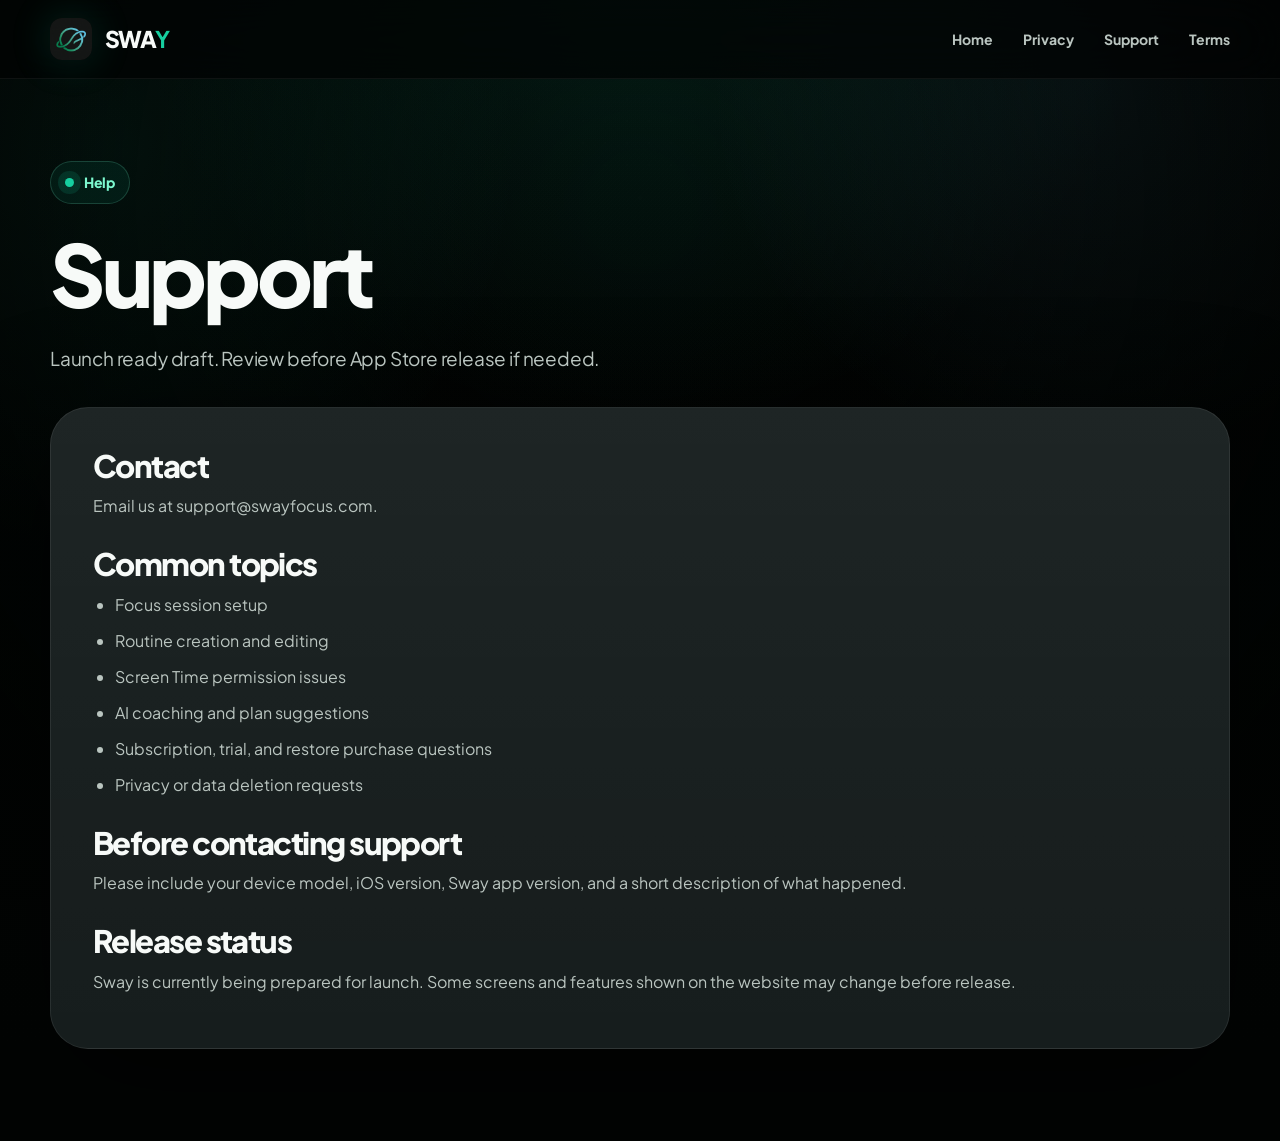
<file: support.html>
<!DOCTYPE html><html lang="en"><head><meta charset="UTF-8"/><meta name="viewport" content="width=device-width, initial-scale=1.0"/><title>Support — Sway Focus</title><meta name="description" content="Support for Sway Focus."/><meta name="robots" content="index, follow"/><link rel="icon" type="image/png" href="assets/favicon.png"/><link rel="apple-touch-icon" href="assets/app-icon.png"/><link rel="canonical" href="https://swayfocus.com/support.html"/><link rel="stylesheet" href="styles.css"/></head><body><div class="site"><nav class="nav"><div class="container nav-inner"><a href="/" class="logo"><img src="assets/app-icon.png" alt="Sway app icon"/><span>SWA<b>Y</b></span></a><div class="nav-links"><a href="/">Home</a><a href="privacy.html">Privacy</a><a href="support.html">Support</a><a href="terms.html">Terms</a></div></div></nav><main><section class="legal-hero"><div class="container"><div class="eyebrow"><span class="dot"></span>Help</div><h1>Support</h1><p class="section-copy">Launch ready draft. Review before App Store release if needed.</p></div></section><div class="container"><div class="legal-card"><h2>Contact</h2><p>Email us at <a href="mailto:support@swayfocus.com">support@swayfocus.com</a>.</p><h2>Common topics</h2><ul><li>Focus session setup</li><li>Routine creation and editing</li><li>Screen Time permission issues</li><li>AI coaching and plan suggestions</li><li>Subscription, trial, and restore purchase questions</li><li>Privacy or data deletion requests</li></ul><h2>Before contacting support</h2><p>Please include your device model, iOS version, Sway app version, and a short description of what happened.</p><h2>Release status</h2><p>Sway is currently being prepared for launch. Some screens and features shown on the website may change before release.</p></div></div></main></div></body></html>
</file>
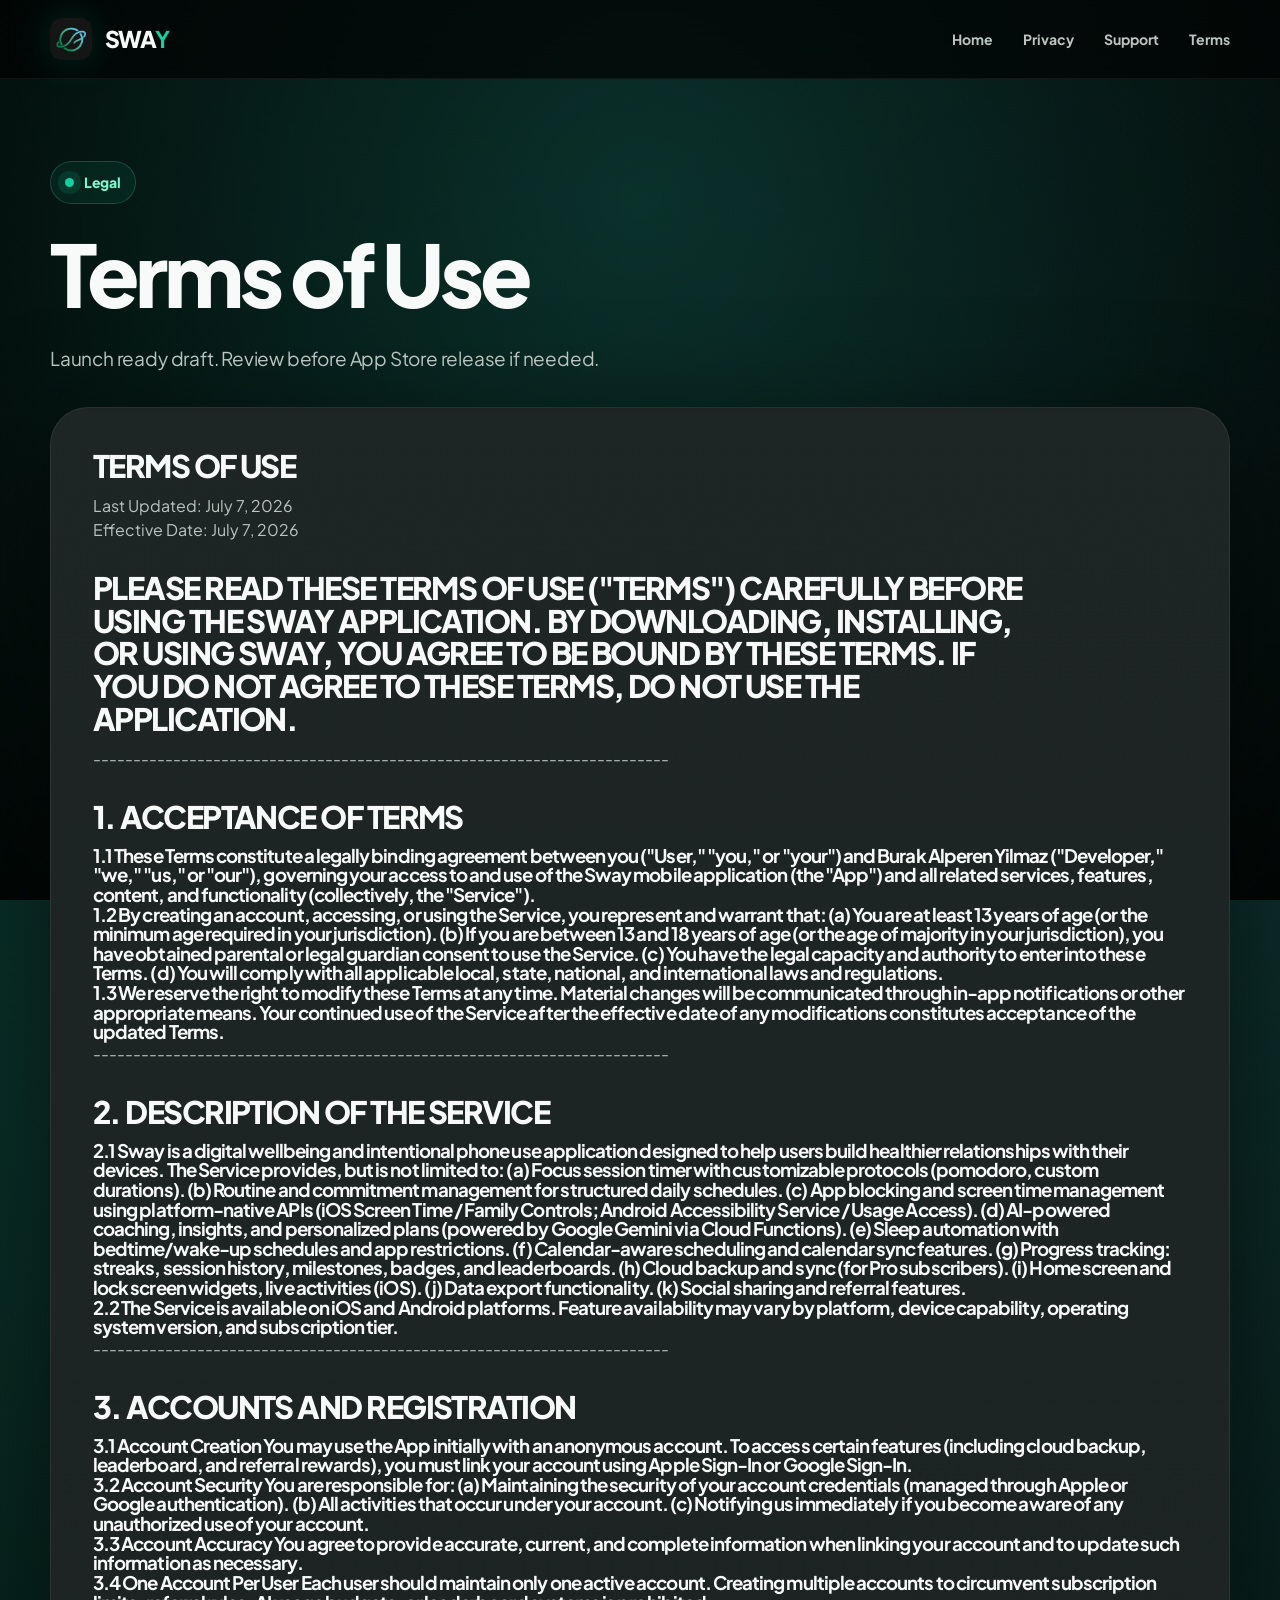
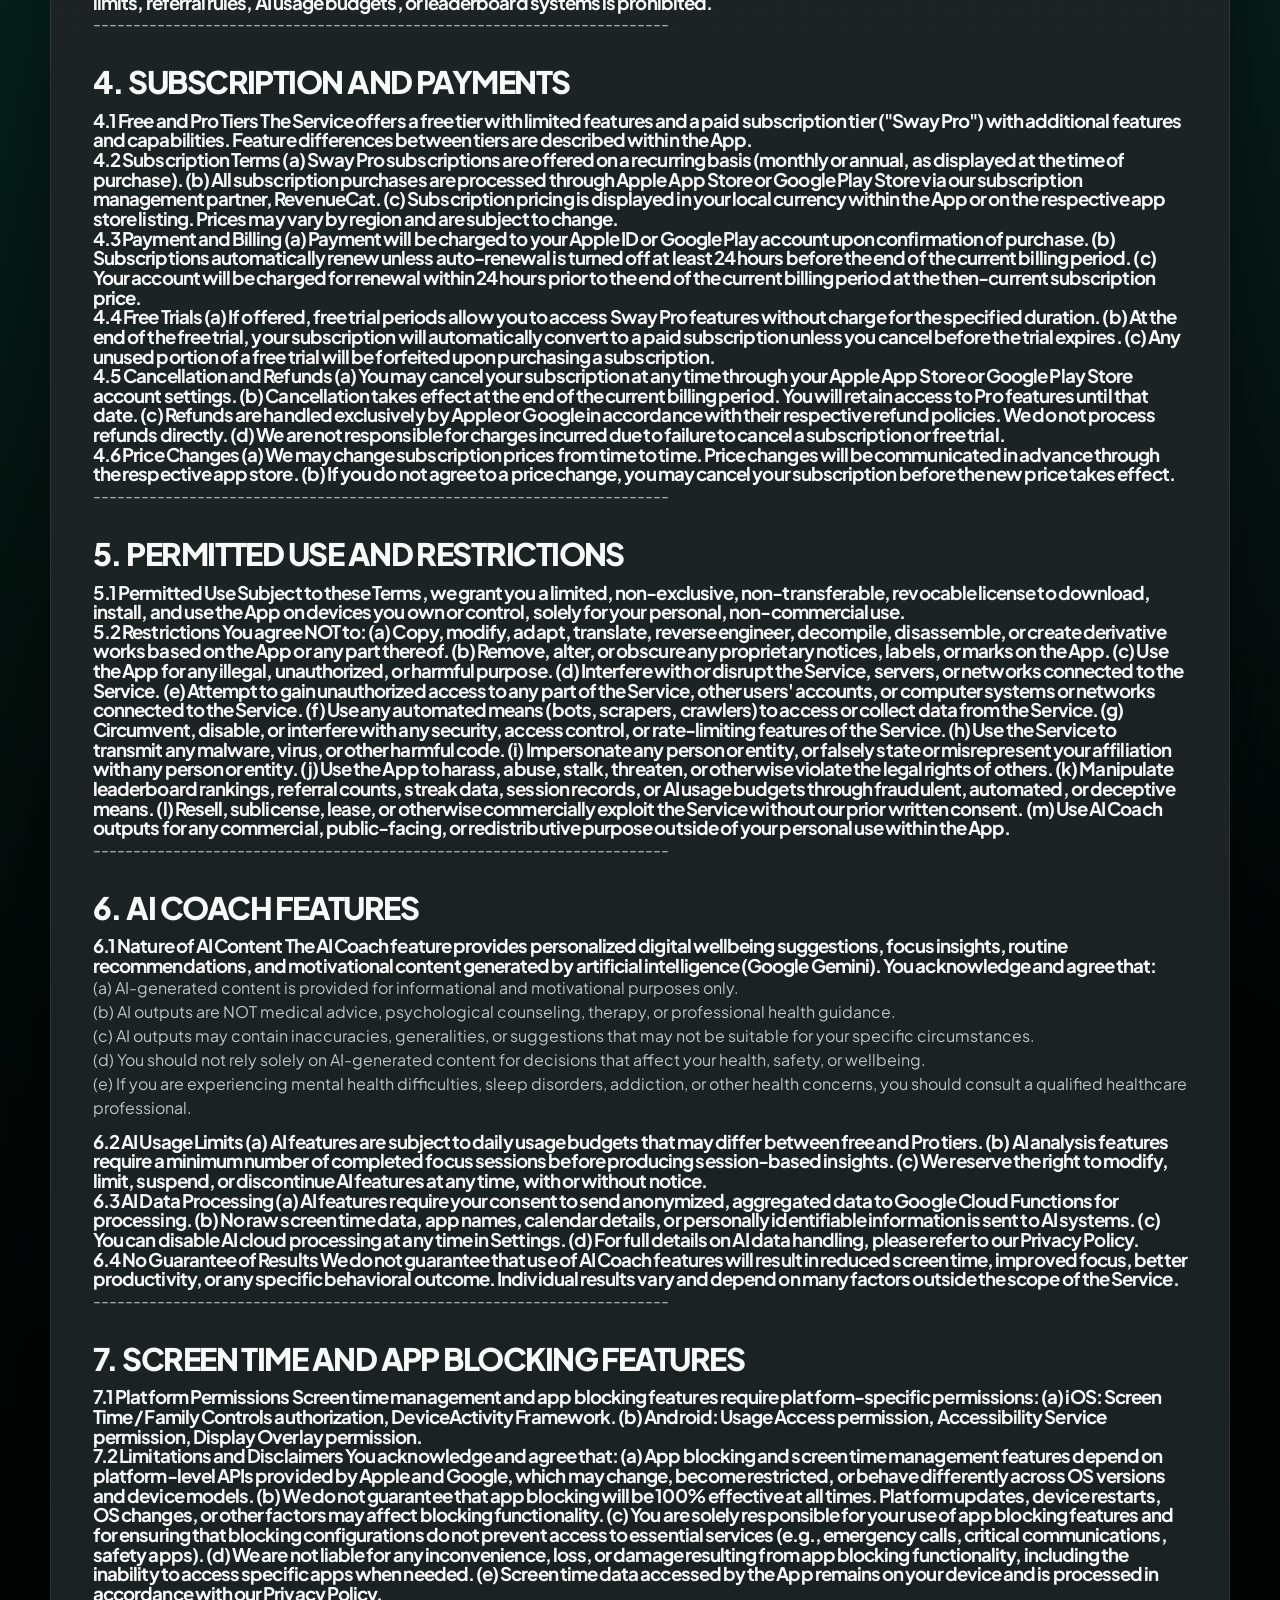
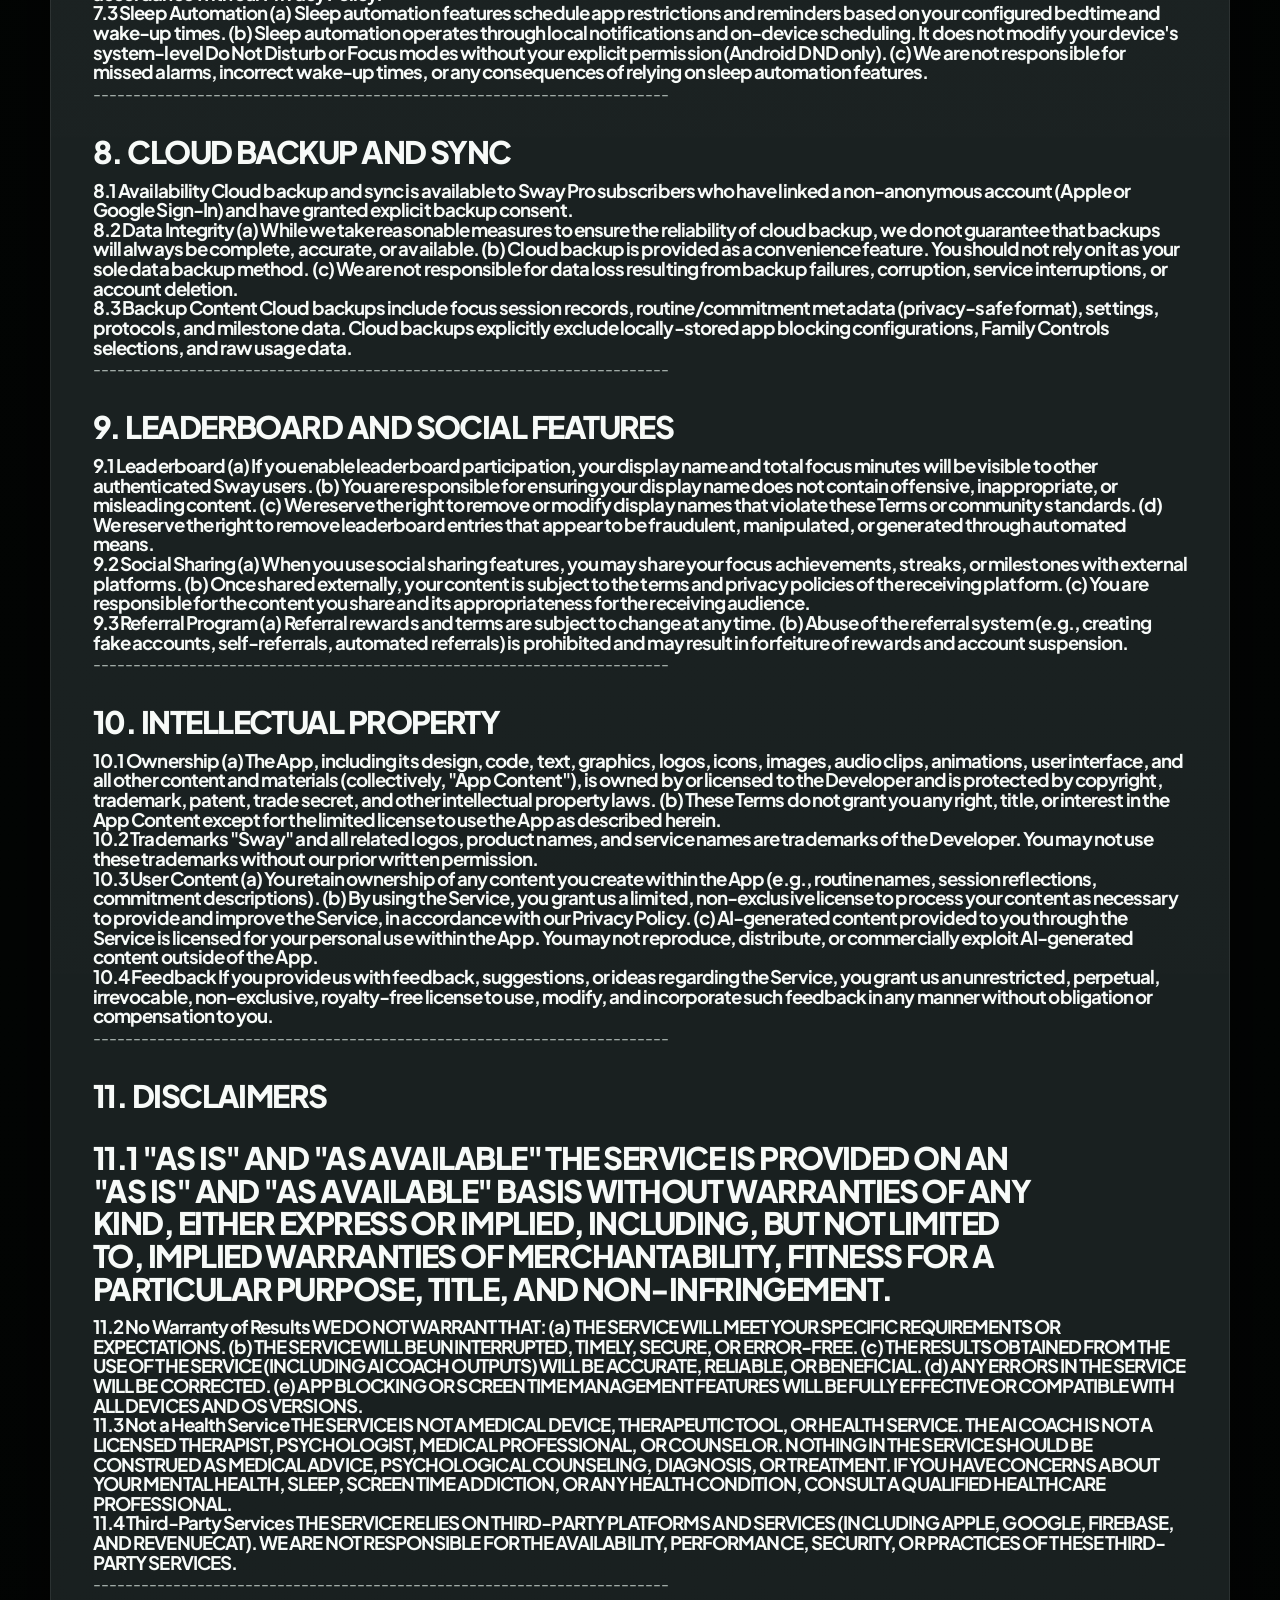
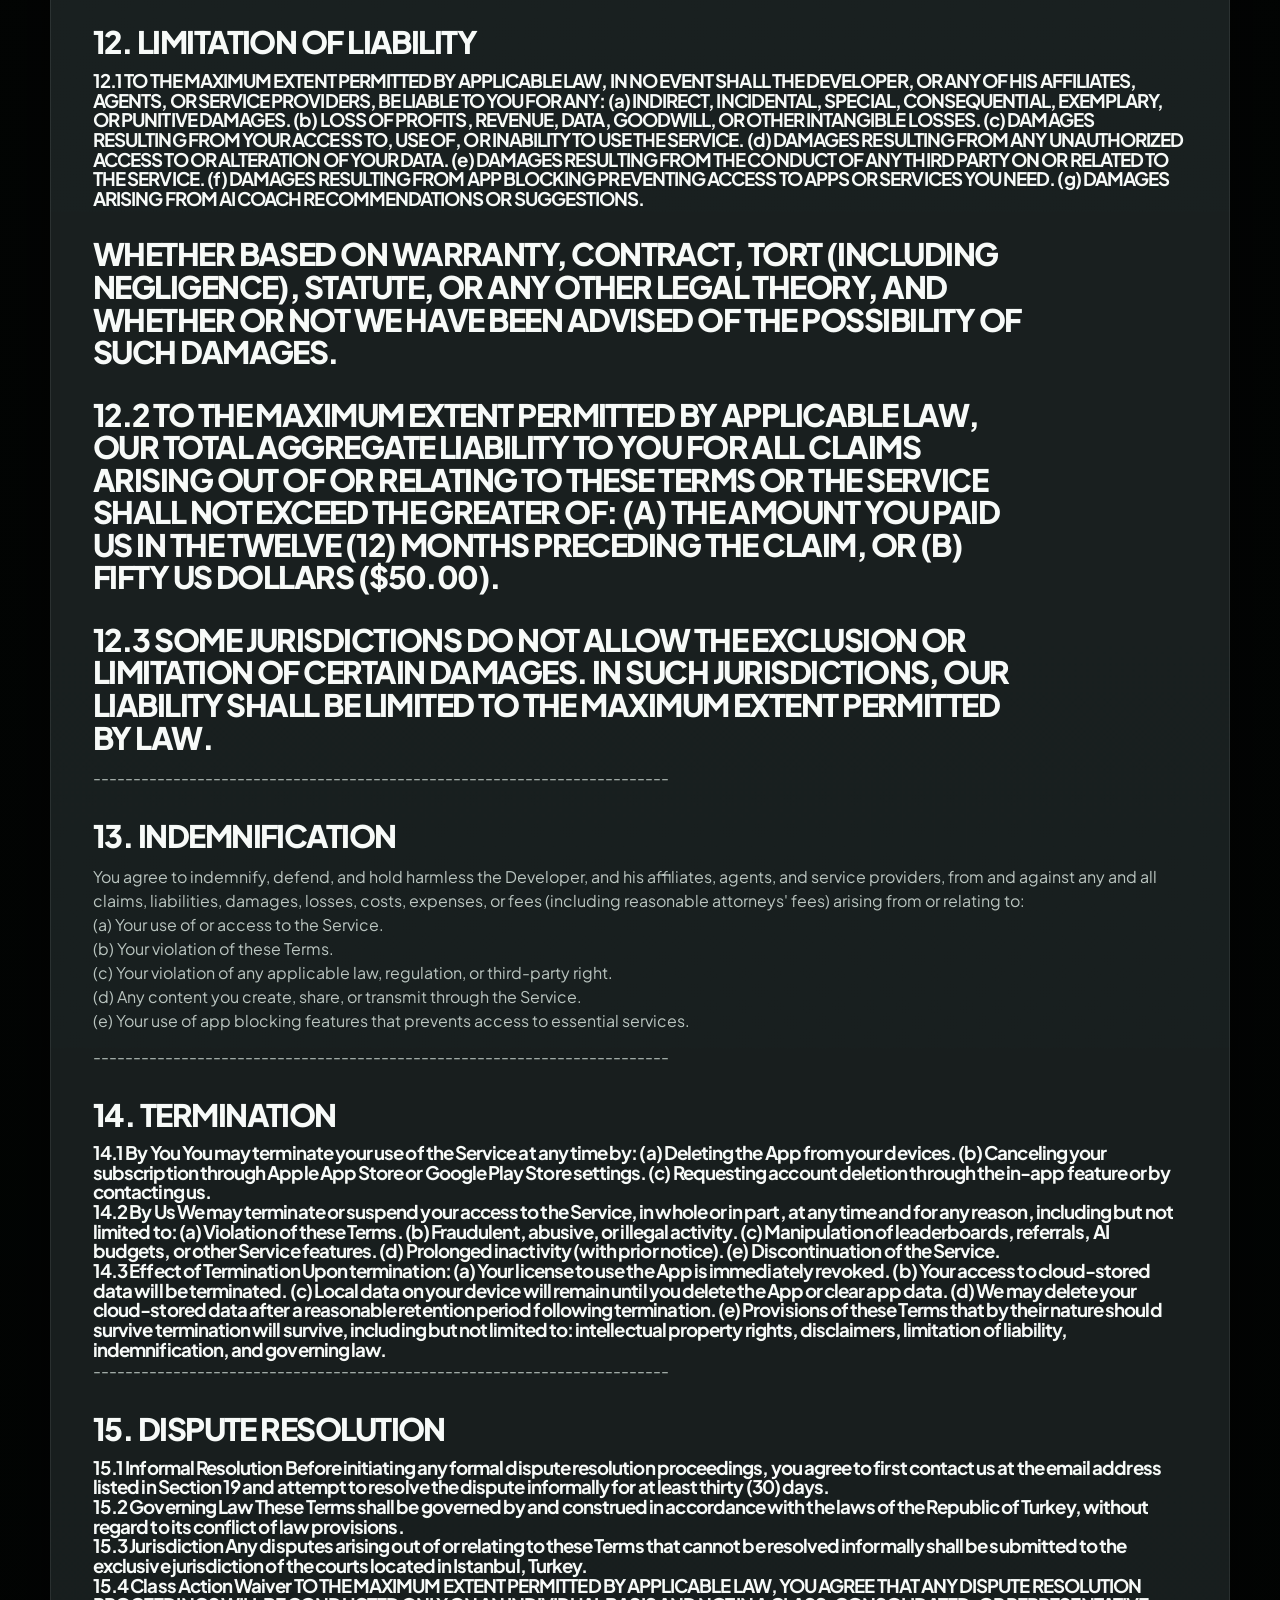
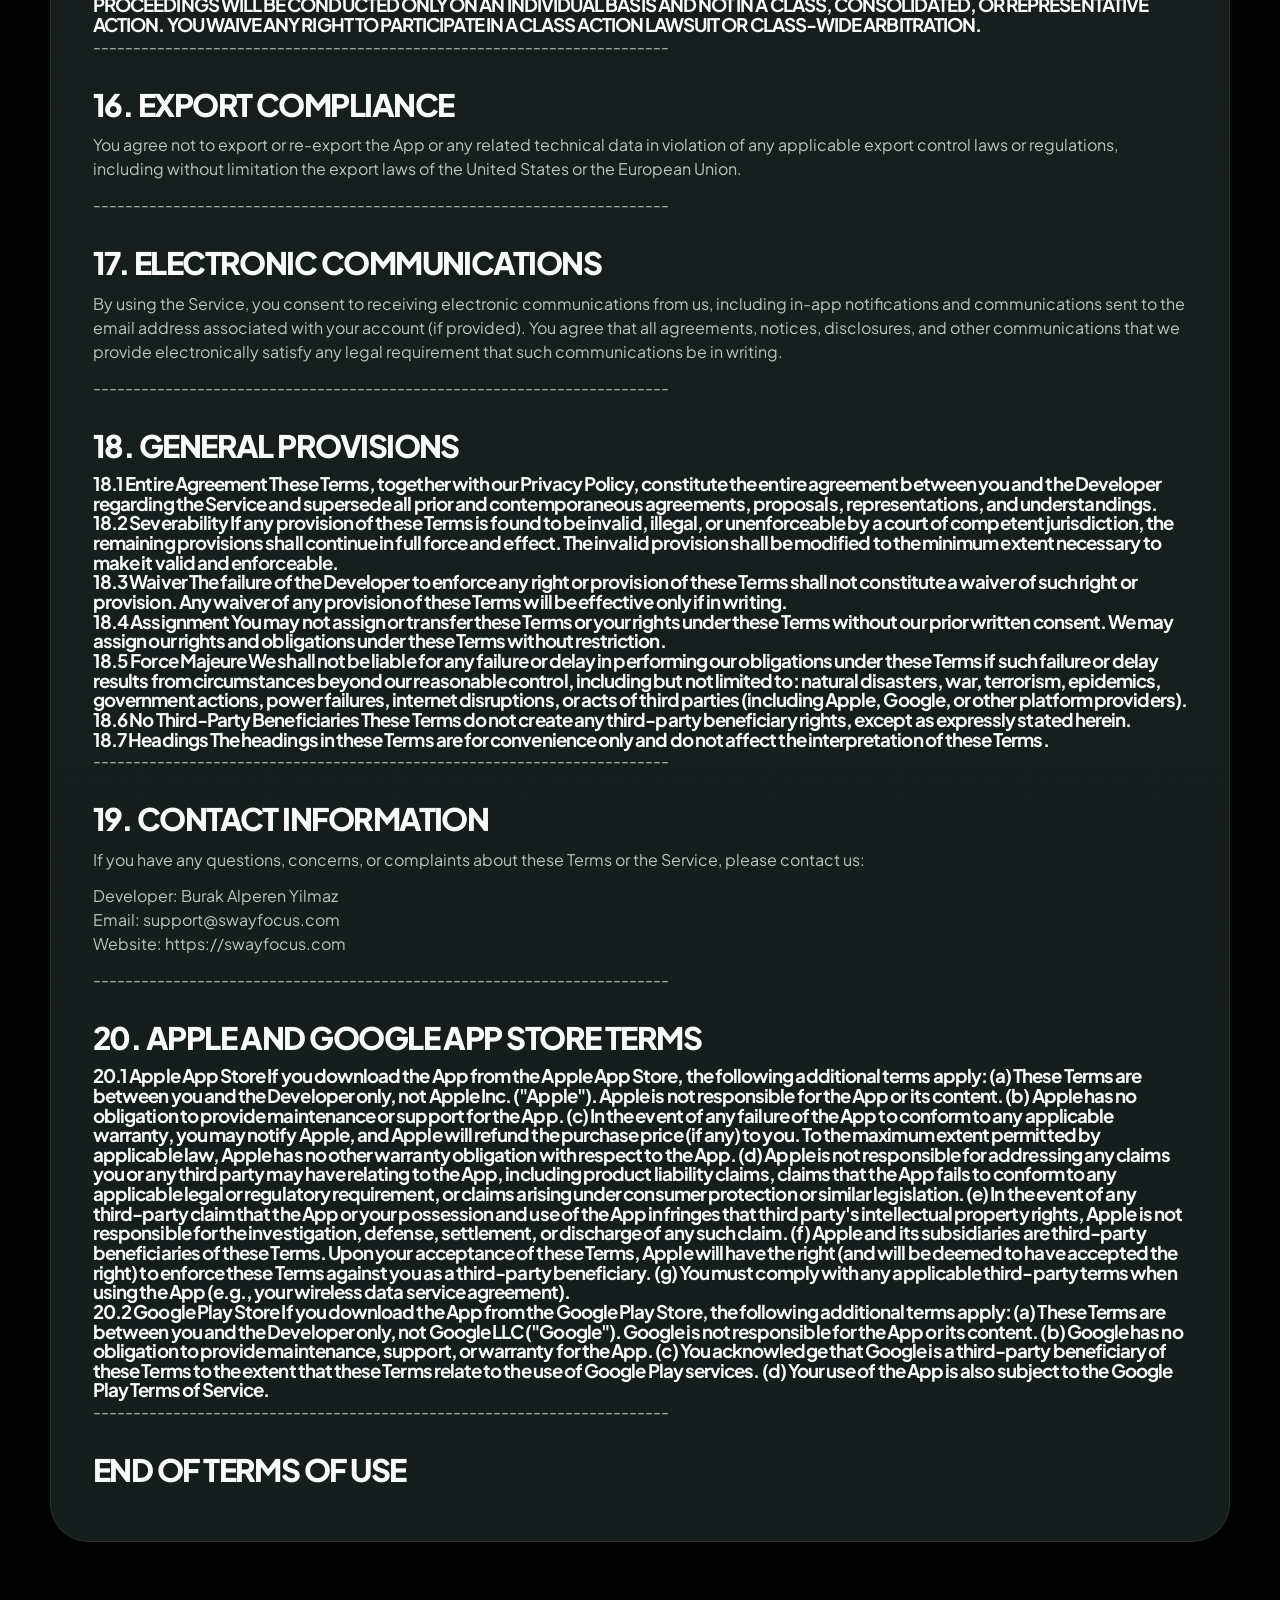
<file: terms.html>
<!DOCTYPE html><html lang="en"><head><meta charset="UTF-8"/><meta name="viewport" content="width=device-width, initial-scale=1.0"/><title>Terms of Use — Sway Focus</title><meta name="description" content="Terms of Use for Sway Focus."/><meta name="robots" content="index, follow"/><link rel="icon" type="image/png" href="assets/favicon.png"/><link rel="apple-touch-icon" href="assets/app-icon.png"/><link rel="canonical" href="https://swayfocus.com/terms.html"/><link rel="stylesheet" href="styles.css"/></head><body><div class="site"><nav class="nav"><div class="container nav-inner"><a href="/" class="logo"><img src="assets/app-icon.png" alt="Sway app icon"/><span>SWA<b>Y</b></span></a><div class="nav-links"><a href="/">Home</a><a href="privacy.html">Privacy</a><a href="support.html">Support</a><a href="terms.html">Terms</a></div></div></nav><main><section class="legal-hero"><div class="container"><div class="eyebrow"><span class="dot"></span>Legal</div><h1>Terms of Use</h1><p class="section-copy">Launch ready draft. Review before App Store release if needed.</p></div></section><div class="container"><div class="legal-card">
<h2>TERMS OF USE</h2>
<p>Last Updated: July 7, 2026<br>Effective Date: July 7, 2026</p>
<h2>PLEASE READ THESE TERMS OF USE ("TERMS") CAREFULLY BEFORE USING THE SWAY APPLICATION. BY DOWNLOADING, INSTALLING, OR USING SWAY, YOU AGREE TO BE BOUND BY THESE TERMS. IF YOU DO NOT AGREE TO THESE TERMS, DO NOT USE THE APPLICATION.</h2>
<p>------------------------------------------------------------------------</p>
<h2>1. ACCEPTANCE OF TERMS</h2>
<h3>1.1 These Terms constitute a legally binding agreement between you ("User," "you," or "your") and Burak Alperen Yilmaz ("Developer," "we," "us," or "our"), governing your access to and use of the Sway mobile application (the "App") and all related services, features, content, and functionality (collectively, the "Service").</h3>
<h3>1.2 By creating an account, accessing, or using the Service, you represent and warrant that:
(a) You are at least 13 years of age (or the minimum age required in your jurisdiction).
(b) If you are between 13 and 18 years of age (or the age of majority in your jurisdiction), you have obtained parental or legal guardian consent to use the Service.
(c) You have the legal capacity and authority to enter into these Terms.
(d) You will comply with all applicable local, state, national, and international laws and regulations.</h3>
<h3>1.3 We reserve the right to modify these Terms at any time. Material changes will be communicated through in-app notifications or other appropriate means. Your continued use of the Service after the effective date of any modifications constitutes acceptance of the updated Terms.</h3>
<p>------------------------------------------------------------------------</p>
<h2>2. DESCRIPTION OF THE SERVICE</h2>
<h3>2.1 Sway is a digital wellbeing and intentional phone use application designed to help users build healthier relationships with their devices. The Service provides, but is not limited to:
(a) Focus session timer with customizable protocols (pomodoro, custom durations).
(b) Routine and commitment management for structured daily schedules.
(c) App blocking and screen time management using platform-native APIs (iOS Screen Time / Family Controls; Android Accessibility Service / Usage Access).
(d) AI-powered coaching, insights, and personalized plans (powered by Google Gemini via Cloud Functions).
(e) Sleep automation with bedtime/wake-up schedules and app restrictions.
(f) Calendar-aware scheduling and calendar sync features.
(g) Progress tracking: streaks, session history, milestones, badges, and leaderboards.
(h) Cloud backup and sync (for Pro subscribers).
(i) Home screen and lock screen widgets, live activities (iOS).
(j) Data export functionality.
(k) Social sharing and referral features.</h3>
<h3>2.2 The Service is available on iOS and Android platforms. Feature availability may vary by platform, device capability, operating system version, and subscription tier.</h3>
<p>------------------------------------------------------------------------</p>
<h2>3. ACCOUNTS AND REGISTRATION</h2>
<h3>3.1 Account Creation
You may use the App initially with an anonymous account. To access certain features (including cloud backup, leaderboard, and referral rewards), you must link your account using Apple Sign-In or Google Sign-In.</h3>
<h3>3.2 Account Security
You are responsible for:
(a) Maintaining the security of your account credentials (managed through Apple or Google authentication).
(b) All activities that occur under your account.
(c) Notifying us immediately if you become aware of any unauthorized use of your account.</h3>
<h3>3.3 Account Accuracy
You agree to provide accurate, current, and complete information when linking your account and to update such information as necessary.</h3>
<h3>3.4 One Account Per User
Each user should maintain only one active account. Creating multiple accounts to circumvent subscription limits, referral rules, AI usage budgets, or leaderboard systems is prohibited.</h3>
<p>------------------------------------------------------------------------</p>
<h2>4. SUBSCRIPTION AND PAYMENTS</h2>
<h3>4.1 Free and Pro Tiers
The Service offers a free tier with limited features and a paid subscription tier ("Sway Pro") with additional features and capabilities. Feature differences between tiers are described within the App.</h3>
<h3>4.2 Subscription Terms
(a) Sway Pro subscriptions are offered on a recurring basis (monthly or annual, as displayed at the time of purchase).
(b) All subscription purchases are processed through Apple App Store or Google Play Store via our subscription management partner, RevenueCat.
(c) Subscription pricing is displayed in your local currency within the App or on the respective app store listing. Prices may vary by region and are subject to change.</h3>
<h3>4.3 Payment and Billing
(a) Payment will be charged to your Apple ID or Google Play account upon confirmation of purchase.
(b) Subscriptions automatically renew unless auto-renewal is turned off at least 24 hours before the end of the current billing period.
(c) Your account will be charged for renewal within 24 hours prior to the end of the current billing period at the then-current subscription price.</h3>
<h3>4.4 Free Trials
(a) If offered, free trial periods allow you to access Sway Pro features without charge for the specified duration.
(b) At the end of the free trial, your subscription will automatically convert to a paid subscription unless you cancel before the trial expires.
(c) Any unused portion of a free trial will be forfeited upon purchasing a subscription.</h3>
<h3>4.5 Cancellation and Refunds
(a) You may cancel your subscription at any time through your Apple App Store or Google Play Store account settings.
(b) Cancellation takes effect at the end of the current billing period. You will retain access to Pro features until that date.
(c) Refunds are handled exclusively by Apple or Google in accordance with their respective refund policies. We do not process refunds directly.
(d) We are not responsible for charges incurred due to failure to cancel a subscription or free trial.</h3>
<h3>4.6 Price Changes
(a) We may change subscription prices from time to time. Price changes will be communicated in advance through the respective app store.
(b) If you do not agree to a price change, you may cancel your subscription before the new price takes effect.</h3>
<p>------------------------------------------------------------------------</p>
<h2>5. PERMITTED USE AND RESTRICTIONS</h2>
<h3>5.1 Permitted Use
Subject to these Terms, we grant you a limited, non-exclusive, non-transferable, revocable license to download, install, and use the App on devices you own or control, solely for your personal, non-commercial use.</h3>
<h3>5.2 Restrictions
You agree NOT to:
(a) Copy, modify, adapt, translate, reverse engineer, decompile, disassemble, or create derivative works based on the App or any part thereof.
(b) Remove, alter, or obscure any proprietary notices, labels, or marks on the App.
(c) Use the App for any illegal, unauthorized, or harmful purpose.
(d) Interfere with or disrupt the Service, servers, or networks connected to the Service.
(e) Attempt to gain unauthorized access to any part of the Service, other users' accounts, or computer systems or networks connected to the Service.
(f) Use any automated means (bots, scrapers, crawlers) to access or collect data from the Service.
(g) Circumvent, disable, or interfere with any security, access control, or rate-limiting features of the Service.
(h) Use the Service to transmit any malware, virus, or other harmful code.
(i) Impersonate any person or entity, or falsely state or misrepresent your affiliation with any person or entity.
(j) Use the App to harass, abuse, stalk, threaten, or otherwise violate the legal rights of others.
(k) Manipulate leaderboard rankings, referral counts, streak data, session records, or AI usage budgets through fraudulent, automated, or deceptive means.
(l) Resell, sublicense, lease, or otherwise commercially exploit the Service without our prior written consent.
(m) Use AI Coach outputs for any commercial, public-facing, or redistributive purpose outside of your personal use within the App.</h3>
<p>------------------------------------------------------------------------</p>
<h2>6. AI COACH FEATURES</h2>
<h3>6.1 Nature of AI Content
The AI Coach feature provides personalized digital wellbeing suggestions, focus insights, routine recommendations, and motivational content generated by artificial intelligence (Google Gemini). You acknowledge and agree that:</h3>
<p>(a) AI-generated content is provided for informational and motivational purposes only.<br>(b) AI outputs are NOT medical advice, psychological counseling, therapy, or professional health guidance.<br>(c) AI outputs may contain inaccuracies, generalities, or suggestions that may not be suitable for your specific circumstances.<br>(d) You should not rely solely on AI-generated content for decisions that affect your health, safety, or wellbeing.<br>(e) If you are experiencing mental health difficulties, sleep disorders, addiction, or other health concerns, you should consult a qualified healthcare professional.</p>
<h3>6.2 AI Usage Limits
(a) AI features are subject to daily usage budgets that may differ between free and Pro tiers.
(b) AI analysis features require a minimum number of completed focus sessions before producing session-based insights.
(c) We reserve the right to modify, limit, suspend, or discontinue AI features at any time, with or without notice.</h3>
<h3>6.3 AI Data Processing
(a) AI features require your consent to send anonymized, aggregated data to Google Cloud Functions for processing.
(b) No raw screen time data, app names, calendar details, or personally identifiable information is sent to AI systems.
(c) You can disable AI cloud processing at any time in Settings.
(d) For full details on AI data handling, please refer to our Privacy Policy.</h3>
<h3>6.4 No Guarantee of Results
We do not guarantee that use of AI Coach features will result in reduced screen time, improved focus, better productivity, or any specific behavioral outcome. Individual results vary and depend on many factors outside the scope of the Service.</h3>
<p>------------------------------------------------------------------------</p>
<h2>7. SCREEN TIME AND APP BLOCKING FEATURES</h2>
<h3>7.1 Platform Permissions
Screen time management and app blocking features require platform-specific permissions:
(a) iOS: Screen Time / Family Controls authorization, DeviceActivity Framework.
(b) Android: Usage Access permission, Accessibility Service permission, Display Overlay permission.</h3>
<h3>7.2 Limitations and Disclaimers
You acknowledge and agree that:
(a) App blocking and screen time management features depend on platform-level APIs provided by Apple and Google, which may change, become restricted, or behave differently across OS versions and device models.
(b) We do not guarantee that app blocking will be 100% effective at all times. Platform updates, device restarts, OS changes, or other factors may affect blocking functionality.
(c) You are solely responsible for your use of app blocking features and for ensuring that blocking configurations do not prevent access to essential services (e.g., emergency calls, critical communications, safety apps).
(d) We are not liable for any inconvenience, loss, or damage resulting from app blocking functionality, including the inability to access specific apps when needed.
(e) Screen time data accessed by the App remains on your device and is processed in accordance with our Privacy Policy.</h3>
<h3>7.3 Sleep Automation
(a) Sleep automation features schedule app restrictions and reminders based on your configured bedtime and wake-up times.
(b) Sleep automation operates through local notifications and on-device scheduling. It does not modify your device's system-level Do Not Disturb or Focus modes without your explicit permission (Android DND only).
(c) We are not responsible for missed alarms, incorrect wake-up times, or any consequences of relying on sleep automation features.</h3>
<p>------------------------------------------------------------------------</p>
<h2>8. CLOUD BACKUP AND SYNC</h2>
<h3>8.1 Availability
Cloud backup and sync is available to Sway Pro subscribers who have linked a non-anonymous account (Apple or Google Sign-In) and have granted explicit backup consent.</h3>
<h3>8.2 Data Integrity
(a) While we take reasonable measures to ensure the reliability of cloud backup, we do not guarantee that backups will always be complete, accurate, or available.
(b) Cloud backup is provided as a convenience feature. You should not rely on it as your sole data backup method.
(c) We are not responsible for data loss resulting from backup failures, corruption, service interruptions, or account deletion.</h3>
<h3>8.3 Backup Content
Cloud backups include focus session records, routine/commitment metadata (privacy-safe format), settings, protocols, and milestone data. Cloud backups explicitly exclude locally-stored app blocking configurations, Family Controls selections, and raw usage data.</h3>
<p>------------------------------------------------------------------------</p>
<h2>9. LEADERBOARD AND SOCIAL FEATURES</h2>
<h3>9.1 Leaderboard
(a) If you enable leaderboard participation, your display name and total focus minutes will be visible to other authenticated Sway users.
(b) You are responsible for ensuring your display name does not contain offensive, inappropriate, or misleading content.
(c) We reserve the right to remove or modify display names that violate these Terms or community standards.
(d) We reserve the right to remove leaderboard entries that appear to be fraudulent, manipulated, or generated through automated means.</h3>
<h3>9.2 Social Sharing
(a) When you use social sharing features, you may share your focus achievements, streaks, or milestones with external platforms.
(b) Once shared externally, your content is subject to the terms and privacy policies of the receiving platform.
(c) You are responsible for the content you share and its appropriateness for the receiving audience.</h3>
<h3>9.3 Referral Program
(a) Referral rewards and terms are subject to change at any time.
(b) Abuse of the referral system (e.g., creating fake accounts, self-referrals, automated referrals) is prohibited and may result in forfeiture of rewards and account suspension.</h3>
<p>------------------------------------------------------------------------</p>
<h2>10. INTELLECTUAL PROPERTY</h2>
<h3>10.1 Ownership
(a) The App, including its design, code, text, graphics, logos, icons, images, audio clips, animations, user interface, and all other content and materials (collectively, "App Content"), is owned by or licensed to the Developer and is protected by copyright, trademark, patent, trade secret, and other intellectual property laws.
(b) These Terms do not grant you any right, title, or interest in the App Content except for the limited license to use the App as described herein.</h3>
<h3>10.2 Trademarks
"Sway" and all related logos, product names, and service names are trademarks of the Developer. You may not use these trademarks without our prior written permission.</h3>
<h3>10.3 User Content
(a) You retain ownership of any content you create within the App (e.g., routine names, session reflections, commitment descriptions).
(b) By using the Service, you grant us a limited, non-exclusive license to process your content as necessary to provide and improve the Service, in accordance with our Privacy Policy.
(c) AI-generated content provided to you through the Service is licensed for your personal use within the App. You may not reproduce, distribute, or commercially exploit AI-generated content outside of the App.</h3>
<h3>10.4 Feedback
If you provide us with feedback, suggestions, or ideas regarding the Service, you grant us an unrestricted, perpetual, irrevocable, non-exclusive, royalty-free license to use, modify, and incorporate such feedback in any manner without obligation or compensation to you.</h3>
<p>------------------------------------------------------------------------</p>
<h2>11. DISCLAIMERS</h2>
<h2>11.1 "AS IS" AND "AS AVAILABLE"
THE SERVICE IS PROVIDED ON AN "AS IS" AND "AS AVAILABLE" BASIS WITHOUT WARRANTIES OF ANY KIND, EITHER EXPRESS OR IMPLIED, INCLUDING, BUT NOT LIMITED TO, IMPLIED WARRANTIES OF MERCHANTABILITY, FITNESS FOR A PARTICULAR PURPOSE, TITLE, AND NON-INFRINGEMENT.</h2>
<h3>11.2 No Warranty of Results
WE DO NOT WARRANT THAT:
(a) THE SERVICE WILL MEET YOUR SPECIFIC REQUIREMENTS OR EXPECTATIONS.
(b) THE SERVICE WILL BE UNINTERRUPTED, TIMELY, SECURE, OR ERROR-FREE.
(c) THE RESULTS OBTAINED FROM THE USE OF THE SERVICE (INCLUDING AI COACH OUTPUTS) WILL BE ACCURATE, RELIABLE, OR BENEFICIAL.
(d) ANY ERRORS IN THE SERVICE WILL BE CORRECTED.
(e) APP BLOCKING OR SCREEN TIME MANAGEMENT FEATURES WILL BE FULLY EFFECTIVE OR COMPATIBLE WITH ALL DEVICES AND OS VERSIONS.</h3>
<h3>11.3 Not a Health Service
THE SERVICE IS NOT A MEDICAL DEVICE, THERAPEUTIC TOOL, OR HEALTH SERVICE. THE AI COACH IS NOT A LICENSED THERAPIST, PSYCHOLOGIST, MEDICAL PROFESSIONAL, OR COUNSELOR. NOTHING IN THE SERVICE SHOULD BE CONSTRUED AS MEDICAL ADVICE, PSYCHOLOGICAL COUNSELING, DIAGNOSIS, OR TREATMENT. IF YOU HAVE CONCERNS ABOUT YOUR MENTAL HEALTH, SLEEP, SCREEN TIME ADDICTION, OR ANY HEALTH CONDITION, CONSULT A QUALIFIED HEALTHCARE PROFESSIONAL.</h3>
<h3>11.4 Third-Party Services
THE SERVICE RELIES ON THIRD-PARTY PLATFORMS AND SERVICES (INCLUDING APPLE, GOOGLE, FIREBASE, AND REVENUECAT). WE ARE NOT RESPONSIBLE FOR THE AVAILABILITY, PERFORMANCE, SECURITY, OR PRACTICES OF THESE THIRD-PARTY SERVICES.</h3>
<p>------------------------------------------------------------------------</p>
<h2>12. LIMITATION OF LIABILITY</h2>
<h3>12.1 TO THE MAXIMUM EXTENT PERMITTED BY APPLICABLE LAW, IN NO EVENT SHALL THE DEVELOPER, OR ANY OF HIS AFFILIATES, AGENTS, OR SERVICE PROVIDERS, BE LIABLE TO YOU FOR ANY:
(a) INDIRECT, INCIDENTAL, SPECIAL, CONSEQUENTIAL, EXEMPLARY, OR PUNITIVE DAMAGES.
(b) LOSS OF PROFITS, REVENUE, DATA, GOODWILL, OR OTHER INTANGIBLE LOSSES.
(c) DAMAGES RESULTING FROM YOUR ACCESS TO, USE OF, OR INABILITY TO USE THE SERVICE.
(d) DAMAGES RESULTING FROM ANY UNAUTHORIZED ACCESS TO OR ALTERATION OF YOUR DATA.
(e) DAMAGES RESULTING FROM THE CONDUCT OF ANY THIRD PARTY ON OR RELATED TO THE SERVICE.
(f) DAMAGES RESULTING FROM APP BLOCKING PREVENTING ACCESS TO APPS OR SERVICES YOU NEED.
(g) DAMAGES ARISING FROM AI COACH RECOMMENDATIONS OR SUGGESTIONS.</h3>
<h2>WHETHER BASED ON WARRANTY, CONTRACT, TORT (INCLUDING NEGLIGENCE), STATUTE, OR ANY OTHER LEGAL THEORY, AND WHETHER OR NOT WE HAVE BEEN ADVISED OF THE POSSIBILITY OF SUCH DAMAGES.</h2>
<h2>12.2 TO THE MAXIMUM EXTENT PERMITTED BY APPLICABLE LAW, OUR TOTAL AGGREGATE LIABILITY TO YOU FOR ALL CLAIMS ARISING OUT OF OR RELATING TO THESE TERMS OR THE SERVICE SHALL NOT EXCEED THE GREATER OF: (A) THE AMOUNT YOU PAID US IN THE TWELVE (12) MONTHS PRECEDING THE CLAIM, OR (B) FIFTY US DOLLARS ($50.00).</h2>
<h2>12.3 SOME JURISDICTIONS DO NOT ALLOW THE EXCLUSION OR LIMITATION OF CERTAIN DAMAGES. IN SUCH JURISDICTIONS, OUR LIABILITY SHALL BE LIMITED TO THE MAXIMUM EXTENT PERMITTED BY LAW.</h2>
<p>------------------------------------------------------------------------</p>
<h2>13. INDEMNIFICATION</h2>
<p>You agree to indemnify, defend, and hold harmless the Developer, and his affiliates, agents, and service providers, from and against any and all claims, liabilities, damages, losses, costs, expenses, or fees (including reasonable attorneys' fees) arising from or relating to:<br>(a) Your use of or access to the Service.<br>(b) Your violation of these Terms.<br>(c) Your violation of any applicable law, regulation, or third-party right.<br>(d) Any content you create, share, or transmit through the Service.<br>(e) Your use of app blocking features that prevents access to essential services.</p>
<p>------------------------------------------------------------------------</p>
<h2>14. TERMINATION</h2>
<h3>14.1 By You
You may terminate your use of the Service at any time by:
(a) Deleting the App from your devices.
(b) Canceling your subscription through Apple App Store or Google Play Store settings.
(c) Requesting account deletion through the in-app feature or by contacting us.</h3>
<h3>14.2 By Us
We may terminate or suspend your access to the Service, in whole or in part, at any time and for any reason, including but not limited to:
(a) Violation of these Terms.
(b) Fraudulent, abusive, or illegal activity.
(c) Manipulation of leaderboards, referrals, AI budgets, or other Service features.
(d) Prolonged inactivity (with prior notice).
(e) Discontinuation of the Service.</h3>
<h3>14.3 Effect of Termination
Upon termination:
(a) Your license to use the App is immediately revoked.
(b) Your access to cloud-stored data will be terminated.
(c) Local data on your device will remain until you delete the App or clear app data.
(d) We may delete your cloud-stored data after a reasonable retention period following termination.
(e) Provisions of these Terms that by their nature should survive termination will survive, including but not limited to: intellectual property rights, disclaimers, limitation of liability, indemnification, and governing law.</h3>
<p>------------------------------------------------------------------------</p>
<h2>15. DISPUTE RESOLUTION</h2>
<h3>15.1 Informal Resolution
Before initiating any formal dispute resolution proceedings, you agree to first contact us at the email address listed in Section 19 and attempt to resolve the dispute informally for at least thirty (30) days.</h3>
<h3>15.2 Governing Law
These Terms shall be governed by and construed in accordance with the laws of the Republic of Turkey, without regard to its conflict of law provisions.</h3>
<h3>15.3 Jurisdiction
Any disputes arising out of or relating to these Terms that cannot be resolved informally shall be submitted to the exclusive jurisdiction of the courts located in Istanbul, Turkey.</h3>
<h3>15.4 Class Action Waiver
TO THE MAXIMUM EXTENT PERMITTED BY APPLICABLE LAW, YOU AGREE THAT ANY DISPUTE RESOLUTION PROCEEDINGS WILL BE CONDUCTED ONLY ON AN INDIVIDUAL BASIS AND NOT IN A CLASS, CONSOLIDATED, OR REPRESENTATIVE ACTION. YOU WAIVE ANY RIGHT TO PARTICIPATE IN A CLASS ACTION LAWSUIT OR CLASS-WIDE ARBITRATION.</h3>
<p>------------------------------------------------------------------------</p>
<h2>16. EXPORT COMPLIANCE</h2>
<p>You agree not to export or re-export the App or any related technical data in violation of any applicable export control laws or regulations, including without limitation the export laws of the United States or the European Union.</p>
<p>------------------------------------------------------------------------</p>
<h2>17. ELECTRONIC COMMUNICATIONS</h2>
<p>By using the Service, you consent to receiving electronic communications from us, including in-app notifications and communications sent to the email address associated with your account (if provided). You agree that all agreements, notices, disclosures, and other communications that we provide electronically satisfy any legal requirement that such communications be in writing.</p>
<p>------------------------------------------------------------------------</p>
<h2>18. GENERAL PROVISIONS</h2>
<h3>18.1 Entire Agreement
These Terms, together with our Privacy Policy, constitute the entire agreement between you and the Developer regarding the Service and supersede all prior and contemporaneous agreements, proposals, representations, and understandings.</h3>
<h3>18.2 Severability
If any provision of these Terms is found to be invalid, illegal, or unenforceable by a court of competent jurisdiction, the remaining provisions shall continue in full force and effect. The invalid provision shall be modified to the minimum extent necessary to make it valid and enforceable.</h3>
<h3>18.3 Waiver
The failure of the Developer to enforce any right or provision of these Terms shall not constitute a waiver of such right or provision. Any waiver of any provision of these Terms will be effective only if in writing.</h3>
<h3>18.4 Assignment
You may not assign or transfer these Terms or your rights under these Terms without our prior written consent. We may assign our rights and obligations under these Terms without restriction.</h3>
<h3>18.5 Force Majeure
We shall not be liable for any failure or delay in performing our obligations under these Terms if such failure or delay results from circumstances beyond our reasonable control, including but not limited to: natural disasters, war, terrorism, epidemics, government actions, power failures, internet disruptions, or acts of third parties (including Apple, Google, or other platform providers).</h3>
<h3>18.6 No Third-Party Beneficiaries
These Terms do not create any third-party beneficiary rights, except as expressly stated herein.</h3>
<h3>18.7 Headings
The headings in these Terms are for convenience only and do not affect the interpretation of these Terms.</h3>
<p>------------------------------------------------------------------------</p>
<h2>19. CONTACT INFORMATION</h2>
<p>If you have any questions, concerns, or complaints about these Terms or the Service, please contact us:</p>
<p>Developer: Burak Alperen Yilmaz<br>Email: <a href="mailto:support@swayfocus.com">support@swayfocus.com</a><br>Website: https://swayfocus.com</p>
<p>------------------------------------------------------------------------</p>
<h2>20. APPLE AND GOOGLE APP STORE TERMS</h2>
<h3>20.1 Apple App Store
If you download the App from the Apple App Store, the following additional terms apply:
(a) These Terms are between you and the Developer only, not Apple Inc. ("Apple"). Apple is not responsible for the App or its content.
(b) Apple has no obligation to provide maintenance or support for the App.
(c) In the event of any failure of the App to conform to any applicable warranty, you may notify Apple, and Apple will refund the purchase price (if any) to you. To the maximum extent permitted by applicable law, Apple has no other warranty obligation with respect to the App.
(d) Apple is not responsible for addressing any claims you or any third party may have relating to the App, including product liability claims, claims that the App fails to conform to any applicable legal or regulatory requirement, or claims arising under consumer protection or similar legislation.
(e) In the event of any third-party claim that the App or your possession and use of the App infringes that third party's intellectual property rights, Apple is not responsible for the investigation, defense, settlement, or discharge of any such claim.
(f) Apple and its subsidiaries are third-party beneficiaries of these Terms. Upon your acceptance of these Terms, Apple will have the right (and will be deemed to have accepted the right) to enforce these Terms against you as a third-party beneficiary.
(g) You must comply with any applicable third-party terms when using the App (e.g., your wireless data service agreement).</h3>
<h3>20.2 Google Play Store
If you download the App from the Google Play Store, the following additional terms apply:
(a) These Terms are between you and the Developer only, not Google LLC ("Google"). Google is not responsible for the App or its content.
(b) Google has no obligation to provide maintenance, support, or warranty for the App.
(c) You acknowledge that Google is a third-party beneficiary of these Terms to the extent that these Terms relate to the use of Google Play services.
(d) Your use of the App is also subject to the Google Play Terms of Service.</h3>
<p>------------------------------------------------------------------------</p>
<h2>END OF TERMS OF USE</h2>
</div></div></main></div></body></html>
</file>
<file: styles.css>
@import url('https://fonts.googleapis.com/css2?family=Plus+Jakarta+Sans:ital,wght@0,300;0,400;0,500;0,600;0,700;0,800;1,300;1,400;1,500;1,600;1,700;1,800&display=swap');

:root {
  --bg: #020403;
  --ink: #f7faf8;
  --soft: #bac5c0;
  --muted: #78837d;
  --primary: #16cfa0;
  --mint: #7cf8cf;
  --teal: #10afa4;
  --surface: #121919;
  --line: rgba(124, 248, 207, 0.18);
  --line-strong: rgba(124, 248, 207, 0.36);
  --shadow: 0 34px 120px rgba(0, 0, 0, 0.58);
  --max: 1180px;
}

* {
  box-sizing: border-box;
  margin: 0;
  padding: 0;
}

html {
  background: var(--bg);
  scroll-behavior: smooth;
}

body {
  min-height: 100vh;
  color: var(--ink);
  background: 
    radial-gradient(circle at 50% -10%, rgba(22, 207, 160, 0.16), transparent 40%),
    radial-gradient(circle at 85% 8%, rgba(99, 217, 255, 0.1), transparent 26%),
    radial-gradient(circle at 8% 14%, rgba(22, 207, 160, 0.12), transparent 28%),
    linear-gradient(180deg, #020403 0%, #030504 52%, #020403 100%);
  font-family: 'Plus Jakarta Sans', Inter, ui-sans-serif, system-ui, -apple-system, BlinkMacSystemFont, "Segoe UI", sans-serif;
  overflow-x: hidden;
  line-height: 1.5;
}

body:before {
  content: "";
  position: fixed;
  inset: 0;
  z-index: 0;
  pointer-events: none;
  background-image: radial-gradient(circle, rgba(255, 255, 255, 0.045) 1px, transparent 1px);
  background-size: 22px 22px;
  mask-image: radial-gradient(circle at top, black, transparent 70%);
  opacity: 0.22;
}

body:after {
  content: "";
  position: fixed;
  inset: 0;
  pointer-events: none;
  z-index: 0;
  background: radial-gradient(circle at 50% 22%, transparent, rgba(2, 4, 3, 0.72) 76%, rgba(2, 4, 3, 0.94));
}

img {
  max-width: 100%;
  display: block;
}

a {
  color: inherit;
  text-decoration: none;
}

button, input {
  font: inherit;
}

.site {
  position: relative;
  z-index: 1;
}

.container {
  width: min(var(--max), calc(100% - 44px));
  margin: 0 auto;
}

/* Animations */
.reveal {
  opacity: 0;
  transform: translateY(30px);
  transition: opacity 0.8s cubic-bezier(0.16, 1, 0.3, 1), transform 0.8s cubic-bezier(0.16, 1, 0.3, 1);
}

.reveal.active {
  opacity: 1;
  transform: translateY(0);
}

/* Navigation */
.nav {
  position: sticky;
  top: 0;
  z-index: 50;
  background: rgba(2, 4, 3, 0.72);
  border-bottom: 1px solid rgba(255, 255, 255, 0.055);
  backdrop-filter: blur(24px);
}

.nav-inner {
  height: 78px;
  display: flex;
  align-items: center;
  justify-content: space-between;
}

.logo {
  display: inline-flex;
  align-items: center;
  gap: 13px;
}

.logo img {
  width: 42px;
  height: 42px;
  border-radius: 12px;
  box-shadow: 0 0 42px rgba(22, 207, 160, 0.19);
}

.logo span {
  font-size: 23px;
  font-weight: 900;
  letter-spacing: -0.075em;
}

.logo b {
  color: var(--primary);
}

.nav-links {
  display: flex;
  align-items: center;
  gap: 30px;
  color: var(--soft);
  font-size: 14px;
  font-weight: 720;
}

.nav-links a {
  transition: color 0.18s ease;
}

.nav-links a:hover {
  color: var(--ink);
}

.nav-pill {
  color: var(--mint) !important;
  padding: 11px 16px;
  border-radius: 999px;
  border: 1px solid var(--line);
  background: rgba(22, 207, 160, 0.08);
}

/* Base Device Mockup Shared Styles */
.phone, .side-phone, .editorial-phone, .screen-tile {
  position: relative;
  
}

/* Camera Lens Reflection inside Dynamic Island */
.phone:before, .side-phone:before, .editorial-phone:before, .screen-tile:before {
  display: none;
  content: "";
  position: absolute;
  left: 50%;
  transform: translateX(-50%);
  background: #0a0a0a;
  z-index: 10;
  border-radius: 999px;
  border: 0.5px solid rgba(255, 255, 255, 0.05);
  box-shadow: 
    inset -4px 0 6px -3px rgba(255, 255, 255, 0.12),
    inset 4px 0 6px -3px rgba(85, 233, 191, 0.15);
}

/* Phone Screen Glare/Reflection Layer */
.phone-glare {
  display: none;
  position: absolute;
  inset: 0;
  border-radius: inherit;
  background: linear-gradient(115deg, rgba(255, 255, 255, 0.08) 0%, rgba(255, 255, 255, 0.01) 32%, transparent 33%);
  pointer-events: none;
  z-index: 8;
}

.phone img, .side-phone img, .editorial-phone img, .screen-tile img {
  width: 100%;
  height: auto;
  display: block;
}

/* Hero Section */
.hero {
  position: relative;
  min-height: calc(100vh - 78px);
  padding: 72px 0 92px;
  display: grid;
  align-items: center;
  overflow: hidden;
}

.orbit {
  position: absolute;
  left: 50%;
  top: 53%;
  width: min(1040px, 105vw);
  aspect-ratio: 1;
  transform: translate(-50%, -50%) rotate(-9deg);
  border-radius: 999px;
  border: 1px solid rgba(124, 248, 207, 0.12);
  opacity: 0.72;
  pointer-events: none;
}

.orbit:before, .orbit:after {
  content: "";
  position: absolute;
  inset: 11%;
  border-radius: inherit;
  border: 1px solid rgba(124, 248, 207, 0.1);
  transform: rotate(28deg) scaleX(1.18);
}

.orbit:after {
  inset: 23%;
  opacity: 0.65;
  transform: rotate(-24deg) scaleX(1.25);
}

.hero-grid {
  position: relative;
  display: grid;
  grid-template-columns: 0.88fr 1.12fr;
  gap: 60px;
  align-items: center;
}

.eyebrow {
  display: inline-flex;
  align-items: center;
  gap: 10px;
  width: fit-content;
  padding: 10px 14px;
  margin-bottom: 24px;
  color: var(--mint);
  font-size: 14px;
  font-weight: 780;
  letter-spacing: -0.02em;
  border-radius: 999px;
  border: 1px solid var(--line);
  background: rgba(22, 207, 160, 0.075);
}

.dot {
  width: 9px;
  height: 9px;
  border-radius: 999px;
  background: var(--primary);
  box-shadow: 0 0 0 7px rgba(22, 207, 160, 0.13);
}

h1, h2, h3 {
  letter-spacing: -0.05em;
  line-height: 1.05;
}

h1 {
  max-width: 760px;
  font-size: clamp(52px, 8vw, 102px);
  font-weight: 900;
  margin-bottom: 26px;
}

.glow-text {
  color: transparent;
  background: linear-gradient(135deg, #fff 6%, #defcf4 38%, #55e9bf 92%);
  background-clip: text;
  -webkit-background-clip: text;
}

.hero-copy {
  max-width: 630px;
  color: var(--soft);
  font-size: clamp(18px, 2vw, 22px);
  letter-spacing: -0.02em;
  margin-bottom: 34px;
}

.actions {
  display: flex;
  align-items: center;
  gap: 13px;
  flex-wrap: wrap;
}

.btn {
  min-height: 54px;
  display: inline-flex;
  align-items: center;
  justify-content: center;
  border-radius: 999px;
  padding: 0 28px;
  border: 1px solid transparent;
  cursor: pointer;
  font-weight: 800;
  letter-spacing: -0.02em;
  transition: transform 0.2s cubic-bezier(0.16, 1, 0.3, 1), box-shadow 0.2s ease;
}

.btn:hover {
  transform: translateY(-2px);
}

.btn-primary {
  color: #02110d;
  background: linear-gradient(135deg, var(--primary), var(--teal));
  box-shadow: 0 15px 40px rgba(22, 207, 160, 0.2);
}

.btn-primary:hover {
  box-shadow: 0 20px 50px rgba(22, 207, 160, 0.3);
}

.btn-secondary {
  color: var(--ink);
  background: rgba(255, 255, 255, 0.045);
  border-color: rgba(255, 255, 255, 0.1);
}

.btn-secondary:hover {
  background: rgba(255, 255, 255, 0.08);
}

.note {
  margin-top: 18px;
  color: var(--muted);
  font-size: 14px;
}

.hero-visual {
  position: relative;
  min-height: 710px;
  display: grid;
  place-items: center;
}

.visual-glow {
  position: absolute;
  width: 610px;
  height: 610px;
  border-radius: 999px;
  background: radial-gradient(circle, rgba(22, 207, 160, 0.2), rgba(22, 207, 160, 0.05) 44%, transparent 70%);
  filter: blur(52px);
}

/* Hero Main Phone */
.phone {
  width: min(374px, 72vw);
  
  z-index: 6;
  border-radius: 50px;
}

.phone:before {
  top: 7px;
  width: 82px;
  height: 20px;
}

.phone img {
  
}

/* Hero Side Phones */
.side-phone {
  position: absolute;
  width: 184px;
  
  border-radius: 24px;
  backdrop-filter: blur(18px);
  opacity: 0.82;
  z-index: 3;
}

.side-phone:before {
  top: 5px;
  width: 44px;
  height: 11px;
}

.side-phone img {
  
}

.side-left {
  left: 2%;
  top: 118px;
  transform: rotate(-8deg);
}

.side-right {
  right: 1%;
  bottom: 92px;
  transform: rotate(7deg);
}

.hero-badge {
  position: absolute;
  left: 50%;
  bottom: 20px;
  transform: translateX(-50%);
  z-index: 8;
  width: max-content;
  max-width: 92%;
  padding: 12px 16px;
  border-radius: 999px;
  color: var(--soft);
  background: rgba(2, 4, 3, 0.78);
  border: 1px solid var(--line);
  backdrop-filter: blur(16px);
  font-size: 13px;
}

/* Feature Strip */
.strip {
  border-top: 1px solid rgba(255, 255, 255, 0.06);
  border-bottom: 1px solid rgba(255, 255, 255, 0.06);
  background: rgba(255, 255, 255, 0.024);
}

.strip-inner {
  min-height: 96px;
  display: grid;
  grid-template-columns: repeat(4, 1fr);
}

.strip-item {
  padding: 24px;
  color: var(--soft);
  border-right: 1px solid rgba(255, 255, 255, 0.06);
}

.strip-item:last-child {
  border-right: 0;
}

.strip-item strong {
  display: block;
  margin-bottom: 4px;
  color: var(--ink);
  font-size: 18px;
  letter-spacing: -0.02em;
}

/* Sections */
section {
  padding: 112px 0;
}

.section-head {
  max-width: 840px;
  margin-bottom: 44px;
}

.kicker {
  margin-bottom: 12px;
  color: var(--primary);
  font-weight: 800;
  letter-spacing: 0.05em;
  text-transform: uppercase;
  font-size: 14px;
}

h2 {
  max-width: 940px;
  font-size: clamp(38px, 6vw, 72px);
  font-weight: 850;
  margin-bottom: 20px;
}

.section-copy {
  max-width: 760px;
  color: var(--soft);
  font-size: 19px;
  letter-spacing: -0.01em;
}

/* Editorial Layouts (Mockups without gray outer box but WITH phone frame) */
.editorial {
  display: grid;
  grid-template-columns: 1fr 1fr;
  gap: 60px;
  align-items: center;
}

.editorial-media {
  position: relative;
  display: flex;
  justify-content: center;
  align-items: center;
  background: transparent;
  border: none;
  box-shadow: none;
  overflow: visible;
  padding: 0;
  min-height: auto;
}

.editorial-phone {
  position: relative;
  width: min(340px, 85%);
  
  border-radius: 46px;
}

.editorial-phone:before {
  top: 7px;
  width: 78px;
  height: 20px;
}

.editorial-phone img {
  
}

.copy-list {
  margin-top: 32px;
  display: grid;
  gap: 20px;
}

.copy-line {
  display: flex;
  gap: 14px;
  align-items: flex-start;
  color: var(--soft);
  font-size: 17px;
}

.copy-line:before {
  content: "";
  width: 10px;
  height: 10px;
  margin-top: 9px;
  flex: 0 0 auto;
  border-radius: 999px;
  background: var(--primary);
  box-shadow: 0 0 0 7px rgba(22, 207, 160, 0.12);
}

/* Gallery & Screens (Mini Phone Mockups) */
.gallery-wrap {
  position: relative;
}

.screens {
  display: grid;
  grid-template-columns: repeat(5, minmax(230px, 1fr));
  gap: 24px;
  align-items: start;
  padding: 10px 0;
}

.screen-tile {
  position: relative;
  overflow: hidden;
  border-radius: 32px;
  
  transition: transform 0.3s cubic-bezier(0.16, 1, 0.3, 1), box-shadow 0.3s ease;
}

.screen-tile:before {
  top: 5px;
  width: 52px;
  height: 13px;
}

.screen-tile img {
  
}

.screen-tile:nth-child(2), .screen-tile:nth-child(4) {
  transform: translateY(42px);
}

/* Tilt and hover effects for the gallery mockups */
.screen-tile:hover {
  transform: translateY(-8px) scale(1.02);
  box-shadow: 
    0 30px 60px rgba(0, 0, 0, 0.5), 
    0 0 0 4px #1c1f1d,
    0 0 25px rgba(22, 207, 160, 0.15);
  z-index: 10;
}

.screen-tile:nth-child(2):hover, .screen-tile:nth-child(4):hover {
  transform: translateY(34px) scale(1.02);
}

.screen-caption {
  position: absolute;
  left: 14px;
  right: 14px;
  bottom: 14px;
  padding: 12px;
  border-radius: 16px;
  background: rgba(2, 4, 3, 0.72);
  border: 1px solid var(--line);
  backdrop-filter: blur(18px);
  z-index: 5;
}

.screen-caption h3 {
  font-size: 16px;
  margin-bottom: 4px;
  font-weight: 750;
  letter-spacing: -0.03em;
}

.screen-caption p {
  color: var(--soft);
  font-size: 11px;
  line-height: 1.3;
}

/* Why Sway */
.statement {
  display: grid;
  grid-template-columns: 0.92fr 1.08fr;
  gap: 40px;
  align-items: stretch;
}

.statement-card {
  min-height: 520px;
  position: relative;
  overflow: hidden;
  border-radius: 44px;
  padding: 42px;
  background: radial-gradient(circle at 85% 18%, rgba(124, 248, 207, 0.14), transparent 32%), linear-gradient(180deg, rgba(255, 255, 255, 0.055), rgba(255, 255, 255, 0.016)), var(--surface);
  border: 1px solid var(--line);
  box-shadow: var(--shadow);
}

.statement-card:after {
  content: "";
  position: absolute;
  right: -150px;
  bottom: -150px;
  width: 420px;
  height: 420px;
  border-radius: 999px;
  background: rgba(22, 207, 160, 0.16);
  filter: blur(60px);
}

.statement-card img {
  width: 84px;
  height: 84px;
  margin-bottom: 150px;
  filter: drop-shadow(0 0 32px rgba(22, 207, 160, 0.2));
}

.statement-card h3 {
  position: relative;
  z-index: 1;
  max-width: 520px;
  font-size: clamp(34px, 5vw, 56px);
  font-weight: 850;
}

.explain {
  display: grid;
  gap: 16px;
}

.explain-row {
  padding: 29px;
  min-height: 156px;
  display: grid;
  align-content: center;
  border-radius: 30px;
  background: rgba(255, 255, 255, 0.03);
  border: 1px solid rgba(255, 255, 255, 0.06);
  transition: background 0.3s ease, border 0.3s ease;
}

.explain-row:hover {
  background: rgba(255, 255, 255, 0.05);
  border: 1px solid rgba(255, 255, 255, 0.1);
}

.explain-row span {
  display: inline-flex;
  width: fit-content;
  margin-bottom: 12px;
  padding: 7px 10px;
  border-radius: 999px;
  color: var(--mint);
  background: rgba(22, 207, 160, 0.085);
  border: 1px solid var(--line);
  font-size: 13px;
  font-weight: 780;
}

.explain-row h3 {
  font-size: 26px;
  margin-bottom: 8px;
  font-weight: 750;
}

.explain-row p {
  color: var(--soft);
}

/* Privacy */
.privacy-panel {
  position: relative;
  overflow: hidden;
  border-radius: 48px;
  padding: 58px;
  background: radial-gradient(circle at 78% 8%, rgba(124, 248, 207, 0.17), transparent 34%), linear-gradient(180deg, rgba(255, 255, 255, 0.06), rgba(255, 255, 255, 0.018)), #06100d;
  border: 1px solid var(--line-strong);
  box-shadow: var(--shadow);
}

.privacy-grid {
  display: grid;
  grid-template-columns: 0.95fr 1.05fr;
  gap: 48px;
  align-items: center;
}

.privacy-list {
  display: grid;
  gap: 14px;
}

.privacy-item {
  padding: 20px;
  border-radius: 26px;
  background: rgba(0, 0, 0, 0.22);
  border: 1px solid rgba(255, 255, 255, 0.08);
  color: var(--soft);
}

.privacy-item strong {
  display: block;
  color: var(--ink);
  margin-bottom: 4px;
  letter-spacing: -0.02em;
}

/* FAQ */
.faq {
  display: grid;
  grid-template-columns: 0.75fr 1.25fr;
  gap: 42px;
}

.faq-list {
  display: grid;
  gap: 12px;
}

details {
  border-radius: 26px;
  padding: 22px 24px;
  background: rgba(255, 255, 255, 0.035);
  border: 1px solid rgba(255, 255, 255, 0.075);
  transition: background 0.3s ease;
}

details[open] {
  background: rgba(255, 255, 255, 0.05);
}

summary {
  cursor: pointer;
  list-style: none;
  font-weight: 800;
  letter-spacing: -0.02em;
  font-size: 18px;
}

summary::-webkit-details-marker {
  display:none;
}

details p {
  margin-top: 14px;
  color: var(--soft);
}

/* CTA Waitlist */
.cta {
  padding-bottom: 120px;
}

.cta-panel {
  position: relative;
  overflow: hidden;
  text-align: center;
  border-radius: 54px;
  padding: 82px 38px;
  background: radial-gradient(circle at 50% 0%, rgba(124, 248, 207, 0.2), transparent 38%), linear-gradient(180deg, rgba(255, 255, 255, 0.06), rgba(255, 255, 255, 0.018)), #06100d;
  border: 1px solid var(--line-strong);
  box-shadow: var(--shadow);
}

.cta-panel img {
  width: 78px;
  height: 78px;
  margin: 0 auto 24px;
}

.cta-panel h2 {
  margin-inline: auto;
  max-width: 820px;
}

.cta-panel p {
  max-width: 640px;
  margin: 0 auto 30px;
  color: var(--soft);
  font-size: 19px;
}

.waitlist {
  width: min(560px, 100%);
  margin: 0 auto;
  display: flex;
  gap: 10px;
  padding: 8px;
  border-radius: 999px;
  border: 1px solid rgba(255, 255, 255, 0.1);
  background: rgba(0, 0, 0, 0.26);
}

.waitlist input {
  flex: 1;
  min-width: 0;
  border: 0;
  outline: 0;
  color: var(--ink);
  background: transparent;
  padding: 0 16px;
}

.waitlist input::placeholder {
  color: var(--muted);
}

.form-msg {
  margin-top: 14px;
  color: var(--mint);
  font-weight: 760;
  opacity: 0;
  transform: translateY(6px);
  transition: 0.18s ease;
}

.form-msg.visible {
  opacity: 1;
  transform: translateY(0);
}

/* Footer */
.footer {
  padding: 36px 0;
  border-top: 1px solid rgba(255, 255, 255, 0.07);
  color: var(--muted);
}

.footer-inner {
  display: flex;
  justify-content: space-between;
  align-items: center;
  gap: 22px;
  flex-wrap: wrap;
}

.footer-links {
  display: flex;
  gap: 20px;
  flex-wrap: wrap;
}

.footer-links a:hover {
  color: var(--ink);
}

/* Legal pages */
.legal-hero {
  padding: 82px 0 34px;
}

.legal-hero h1 {
  font-size: clamp(52px, 7vw, 86px);
}

.legal-card {
  margin-bottom: 92px;
  padding: 42px;
  border-radius: 38px;
  background: linear-gradient(180deg, rgba(255, 255, 255, 0.05), rgba(255, 255, 255, 0.016)), var(--surface);
  border: 1px solid rgba(255, 255, 255, 0.08);
  box-shadow: var(--shadow);
}

.legal-card h2 {
  font-size: 31px;
  margin: 30px 0 12px;
}

.legal-card h2:first-child {
  margin-top: 0;
}

.legal-card p, .legal-card li {
  color: var(--soft);
  margin-bottom: 12px;
}

.legal-card ul {
  padding-left: 22px;
}

.notice {
  margin-top: 24px;
  padding: 16px 18px;
  border-radius: 20px;
  color: var(--soft);
  background: rgba(22, 207, 160, 0.075);
  border: 1px solid var(--line);
}

/* Responsive queries */
@media (max-width: 1180px) {
  .screens {
    display: flex;
    overflow-x: auto;
    padding: 10px 4px 24px;
    scroll-snap-type: x mandatory;
  }
  .screen-tile {
    min-width: 260px;
    scroll-snap-align: center;
  }
  .screen-tile:nth-child(2), .screen-tile:nth-child(4) {
    transform: none;
  }
  .screen-tile:nth-child(2):hover, .screen-tile:nth-child(4):hover {
    transform: translateY(-8px) scale(1.02);
  }
}

@media (max-width: 1080px) {
  .hero-grid, .editorial, .statement, .privacy-grid, .faq {
    grid-template-columns: 1fr;
  }
  .hero-visual {
    min-height: 650px;
  }
  .editorial-copy.order-first {
    order: -1;
  }
  .strip-inner {
    grid-template-columns: repeat(2, 1fr);
  }
  .strip-item:nth-child(2) {
    border-right: 0;
  }
}

@media (max-width: 720px) {
  .container {
    width: min(100% - 30px, var(--max));
  }
  .nav-links {
    display: none;
  }
  .hero {
    min-height: auto;
    padding: 56px 0 66px;
  }
  h1 {
    font-size: clamp(48px, 15vw, 68px);
  }
  .actions, .waitlist {
    flex-direction: column;
    align-items: stretch;
  }
  .btn {
    width: 100%;
  }
  .hero-visual {
    min-height: 565px;
  }
  .phone {
    width: min(318px, 78vw);
  }
  .side-phone {
    width: 126px;
    opacity: 0.72;
  }
  .side-left {
    left: -12px;
    top: 90px;
  }
  .side-right {
    right: -12px;
    bottom: 96px;
  }
  .orbit {
    width: 760px;
  }
  .strip-inner {
    grid-template-columns: 1fr;
  }
  .strip-item {
    border-right: 0;
    border-bottom: 1px solid rgba(255, 255, 255, 0.06);
  }
  .strip-item:last-child {
    border-bottom: 0;
  }
  section {
    padding: 76px 0;
  }
  h2 {
    font-size: clamp(34px, 10vw, 48px);
  }
  .editorial {
    gap: 40px;
  }
  .editorial-media {
    min-height: auto;
  }
  .editorial-phone {
    width: min(292px, 84%);
  }
  .statement-card, .privacy-panel, .cta-panel, .legal-card {
    padding: 28px;
    border-radius: 32px;
  }
  .statement-card {
    min-height: 420px;
  }
  .statement-card img {
    margin-bottom: 110px;
  }
  .screen-tile {
    min-width: 250px;
  }
  .cta {
    padding-bottom: 84px;
  }
}
</file>
